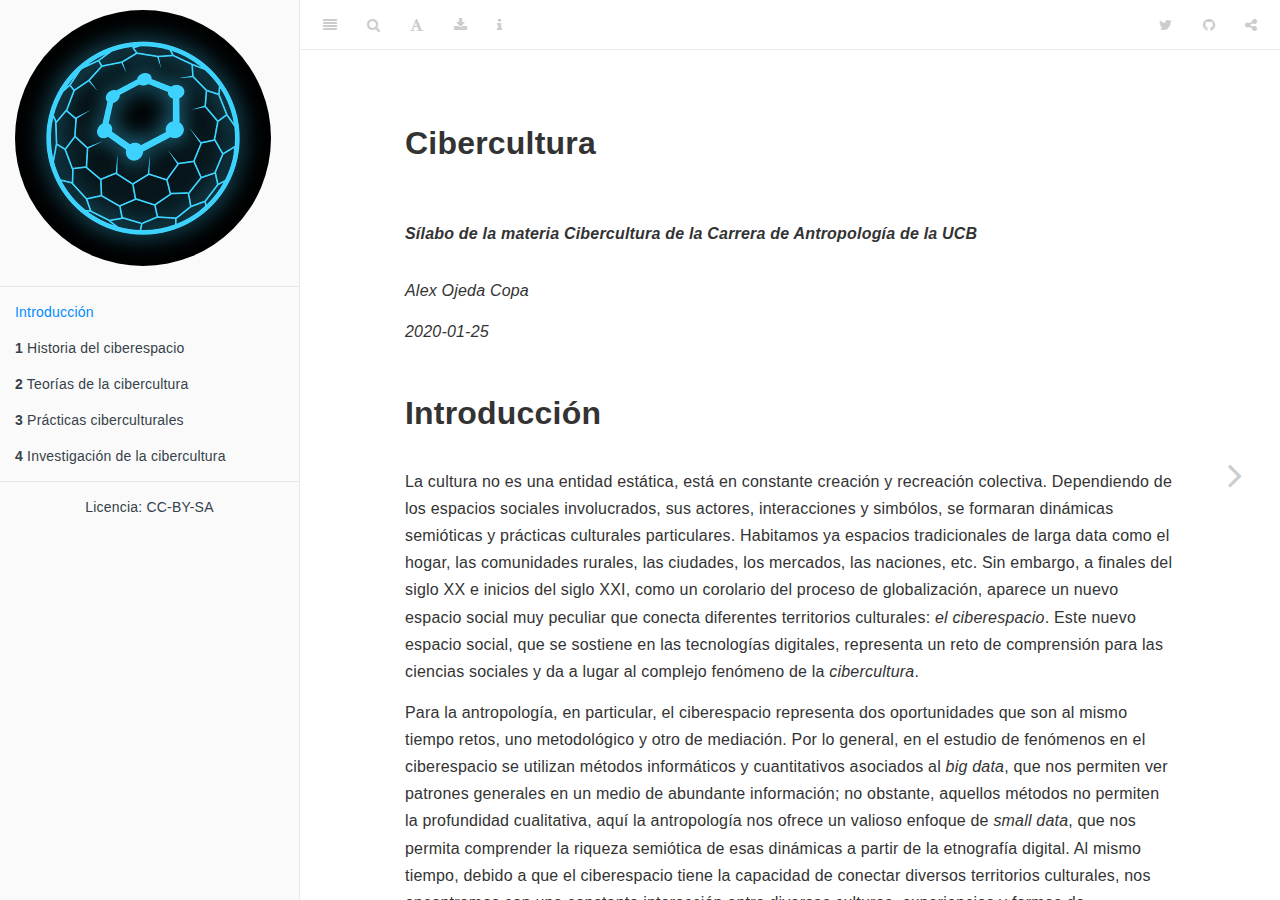
<file: docs/index.html>
<!DOCTYPE html>
<html xmlns="http://www.w3.org/1999/xhtml" lang="" xml:lang="">
<head>

  <meta charset="utf-8" />
  <meta http-equiv="X-UA-Compatible" content="IE=edge" />
  <title>Cibercultura</title>
  <meta name="description" content="Sílabo de la materia Cibercultura de la Carrera de Antropología de la UCB" />
  <meta name="generator" content="bookdown 0.14 and GitBook 2.6.7" />

  <meta property="og:title" content="Cibercultura" />
  <meta property="og:type" content="book" />
  
  <meta property="og:image" content="assets/logo.png" />
  <meta property="og:description" content="Sílabo de la materia Cibercultura de la Carrera de Antropología de la UCB" />
  <meta name="github-repo" content="alex-roc/Cibercultura" />

  <meta name="twitter:card" content="summary" />
  <meta name="twitter:title" content="Cibercultura" />
  <meta name="twitter:site" content="@alexrocz" />
  <meta name="twitter:description" content="Sílabo de la materia Cibercultura de la Carrera de Antropología de la UCB" />
  <meta name="twitter:image" content="assets/logo.png" />

<meta name="author" content="Alex Ojeda Copa" />


<meta name="date" content="2020-01-25" />

  <meta name="viewport" content="width=device-width, initial-scale=1" />
  <meta name="apple-mobile-web-app-capable" content="yes" />
  <meta name="apple-mobile-web-app-status-bar-style" content="black" />
  
  

<link rel="next" href="historia-del-ciberespacio.html"/>
<script src="libs/jquery-2.2.3/jquery.min.js"></script>
<link href="libs/gitbook-2.6.7/css/style.css" rel="stylesheet" />
<link href="libs/gitbook-2.6.7/css/plugin-table.css" rel="stylesheet" />
<link href="libs/gitbook-2.6.7/css/plugin-bookdown.css" rel="stylesheet" />
<link href="libs/gitbook-2.6.7/css/plugin-highlight.css" rel="stylesheet" />
<link href="libs/gitbook-2.6.7/css/plugin-search.css" rel="stylesheet" />
<link href="libs/gitbook-2.6.7/css/plugin-fontsettings.css" rel="stylesheet" />
<link href="libs/gitbook-2.6.7/css/plugin-clipboard.css" rel="stylesheet" />












<link rel="stylesheet" href="style.css" type="text/css" />
</head>

<body>



  <div class="book without-animation with-summary font-size-2 font-family-1" data-basepath=".">

    <div class="book-summary">
      <nav role="navigation">

<ul class="summary">
<li class="toc-logo"><a href="./"><img src="assets/logo.png" style="border-radius: 50%;" ></a></li>

<li class="divider"></li>
<li class="chapter" data-level="" data-path="index.html"><a href="index.html"><i class="fa fa-check"></i>Introducción</a></li>
<li class="chapter" data-level="1" data-path="historia-del-ciberespacio.html"><a href="historia-del-ciberespacio.html"><i class="fa fa-check"></i><b>1</b> Historia del ciberespacio</a><ul>
<li class="chapter" data-level="1.1" data-path="historia-del-ciberespacio.html"><a href="historia-del-ciberespacio.html#componentes-tecnológicos"><i class="fa fa-check"></i><b>1.1</b> Componentes tecnológicos</a></li>
<li class="chapter" data-level="1.2" data-path="historia-del-ciberespacio.html"><a href="historia-del-ciberespacio.html#componentes-culturales"><i class="fa fa-check"></i><b>1.2</b> Componentes culturales</a></li>
<li class="chapter" data-level="" data-path="historia-del-ciberespacio.html"><a href="historia-del-ciberespacio.html#bibliografía"><i class="fa fa-check"></i>Bibliografía</a></li>
</ul></li>
<li class="chapter" data-level="2" data-path="teorías-de-la-cibercultura.html"><a href="teorías-de-la-cibercultura.html"><i class="fa fa-check"></i><b>2</b> Teorías de la cibercultura</a><ul>
<li class="chapter" data-level="" data-path="teorías-de-la-cibercultura.html"><a href="teorías-de-la-cibercultura.html#bibliografía-1"><i class="fa fa-check"></i>Bibliografía</a></li>
</ul></li>
<li class="chapter" data-level="3" data-path="prácticas-ciberculturales.html"><a href="prácticas-ciberculturales.html"><i class="fa fa-check"></i><b>3</b> Prácticas ciberculturales</a><ul>
<li class="chapter" data-level="3.1" data-path="prácticas-ciberculturales.html"><a href="prácticas-ciberculturales.html#ciberindividuo"><i class="fa fa-check"></i><b>3.1</b> Ciberindividuo</a></li>
<li class="chapter" data-level="3.2" data-path="prácticas-ciberculturales.html"><a href="prácticas-ciberculturales.html#ciber-sociedad-civil"><i class="fa fa-check"></i><b>3.2</b> Ciber sociedad civil</a></li>
<li class="chapter" data-level="3.3" data-path="prácticas-ciberculturales.html"><a href="prácticas-ciberculturales.html#cibereconomía"><i class="fa fa-check"></i><b>3.3</b> Cibereconomía</a></li>
<li class="chapter" data-level="3.4" data-path="prácticas-ciberculturales.html"><a href="prácticas-ciberculturales.html#ciberpolítica"><i class="fa fa-check"></i><b>3.4</b> Ciberpolítica</a></li>
<li class="chapter" data-level="3.5" data-path="prácticas-ciberculturales.html"><a href="prácticas-ciberculturales.html#cibertecnología"><i class="fa fa-check"></i><b>3.5</b> Cibertecnología</a></li>
<li class="chapter" data-level="" data-path="prácticas-ciberculturales.html"><a href="prácticas-ciberculturales.html#bibliografía-2"><i class="fa fa-check"></i>Bibliografía</a></li>
</ul></li>
<li class="chapter" data-level="4" data-path="investigación-de-la-cibercultura.html"><a href="investigación-de-la-cibercultura.html"><i class="fa fa-check"></i><b>4</b> Investigación de la cibercultura</a><ul>
<li class="chapter" data-level="" data-path="investigación-de-la-cibercultura.html"><a href="investigación-de-la-cibercultura.html#bibliografía-3"><i class="fa fa-check"></i>Bibliografía</a></li>
</ul></li>
<li class="divider"></li>
<li><center>
  <a rel="license" href="./index.html#license">
    Licencia: CC-BY-SA<br>
    <i class = "fab fa-creative-commons fa-2x"></i>
    <i class = "fab fa-creative-commons-by fa-2x"></i>
    <i class = "fab fa-creative-commons-sa fa-2x"></i>
  </a>
</li></center>

</ul>

      </nav>
    </div>

    <div class="book-body">
      <div class="body-inner">
        <div class="book-header" role="navigation">
          <h1>
            <i class="fa fa-circle-o-notch fa-spin"></i><a href="./">Cibercultura</a>
          </h1>
        </div>

        <div class="page-wrapper" tabindex="-1" role="main">
          <div class="page-inner">

            <section class="normal" id="section-">
<div id="header">
<h1 class="title">Cibercultura</h1>
<h2 class="subtitle"><em>Sílabo de la materia Cibercultura de la Carrera de Antropología de la UCB</em></h2>
<p class="author"><em>Alex Ojeda Copa</em></p>
<p class="date"><em>2020-01-25</em></p>
</div>
<div id="introducción" class="section level1 unnumbered">
<h1>Introducción</h1>
<p>La cultura no es una entidad estática, está en constante creación y recreación colectiva. Dependiendo de los espacios sociales involucrados, sus actores, interacciones y simbólos, se formaran dinámicas semióticas y prácticas culturales particulares. Habitamos ya espacios tradicionales de larga data como el hogar, las comunidades rurales, las ciudades, los mercados, las naciones, etc. Sin embargo, a finales del siglo XX e inicios del siglo XXI, como un corolario del proceso de globalización, aparece un nuevo espacio social muy peculiar que conecta diferentes territorios culturales: <em>el ciberespacio</em>. Este nuevo espacio social, que se sostiene en las tecnologías digitales, representa un reto de comprensión para las ciencias sociales y da a lugar al complejo fenómeno de la <em>cibercultura</em>.</p>
<p>Para la antropología, en particular, el ciberespacio representa dos oportunidades que son al mismo tiempo retos, uno metodológico y otro de mediación. Por lo general, en el estudio de fenómenos en el ciberespacio se utilizan métodos informáticos y cuantitativos asociados al <em>big data</em>, que nos permiten ver patrones generales en un medio de abundante información; no obstante, aquellos métodos no permiten la profundidad cualitativa, aquí la antropología nos ofrece un valioso enfoque de <em>small data</em>, que nos permita comprender la riqueza semiótica de esas dinámicas a partir de la etnografía digital. Al mismo tiempo, debido a que el ciberespacio tiene la capacidad de conectar diversos territorios culturales, nos encontramos con una constante interacción entre diversas culturas, experiencias y formas de conocimiento que no siempre es armónica, por lo que aquí se necesita una gestión del conocimiento colectivo y hasta una mediación intercultural. Así, la presente materia abordará la cibercultura tanto como un novedoso objeto de investigación antropológica como también una oportunidad para la gestión del conocimiento, el aprendizaje colectivo y la mediacion intercultural.</p>

</div>
            </section>

          </div>
        </div>
      </div>

<a href="historia-del-ciberespacio.html" class="navigation navigation-next navigation-unique" aria-label="Next page"><i class="fa fa-angle-right"></i></a>
    </div>
  </div>
<script src="libs/gitbook-2.6.7/js/app.min.js"></script>
<script src="libs/gitbook-2.6.7/js/lunr.js"></script>
<script src="libs/gitbook-2.6.7/js/clipboard.min.js"></script>
<script src="libs/gitbook-2.6.7/js/plugin-search.js"></script>
<script src="libs/gitbook-2.6.7/js/plugin-sharing.js"></script>
<script src="libs/gitbook-2.6.7/js/plugin-fontsettings.js"></script>
<script src="libs/gitbook-2.6.7/js/plugin-bookdown.js"></script>
<script src="libs/gitbook-2.6.7/js/jquery.highlight.js"></script>
<script src="libs/gitbook-2.6.7/js/plugin-clipboard.js"></script>
<script>
gitbook.require(["gitbook"], function(gitbook) {
gitbook.start({
"sharing": {
"github": true,
"facebook": false,
"twitter": true,
"google": false,
"linkedin": false,
"weibo": false,
"instapaper": false,
"vk": false,
"all": ["facebook", "google", "twitter", "linkedin", "weibo", "instapaper"]
},
"fontsettings": {
"theme": "white",
"family": "sans",
"size": 2
},
"edit": {
"link": null,
"text": null
},
"history": {
"link": null,
"text": null
},
"download": ["Cibercultura.pdf", "Cibercultura.epub"],
"toc": {
"collapse": "section"
}
});
});
</script>

</body>

</html>
</file>
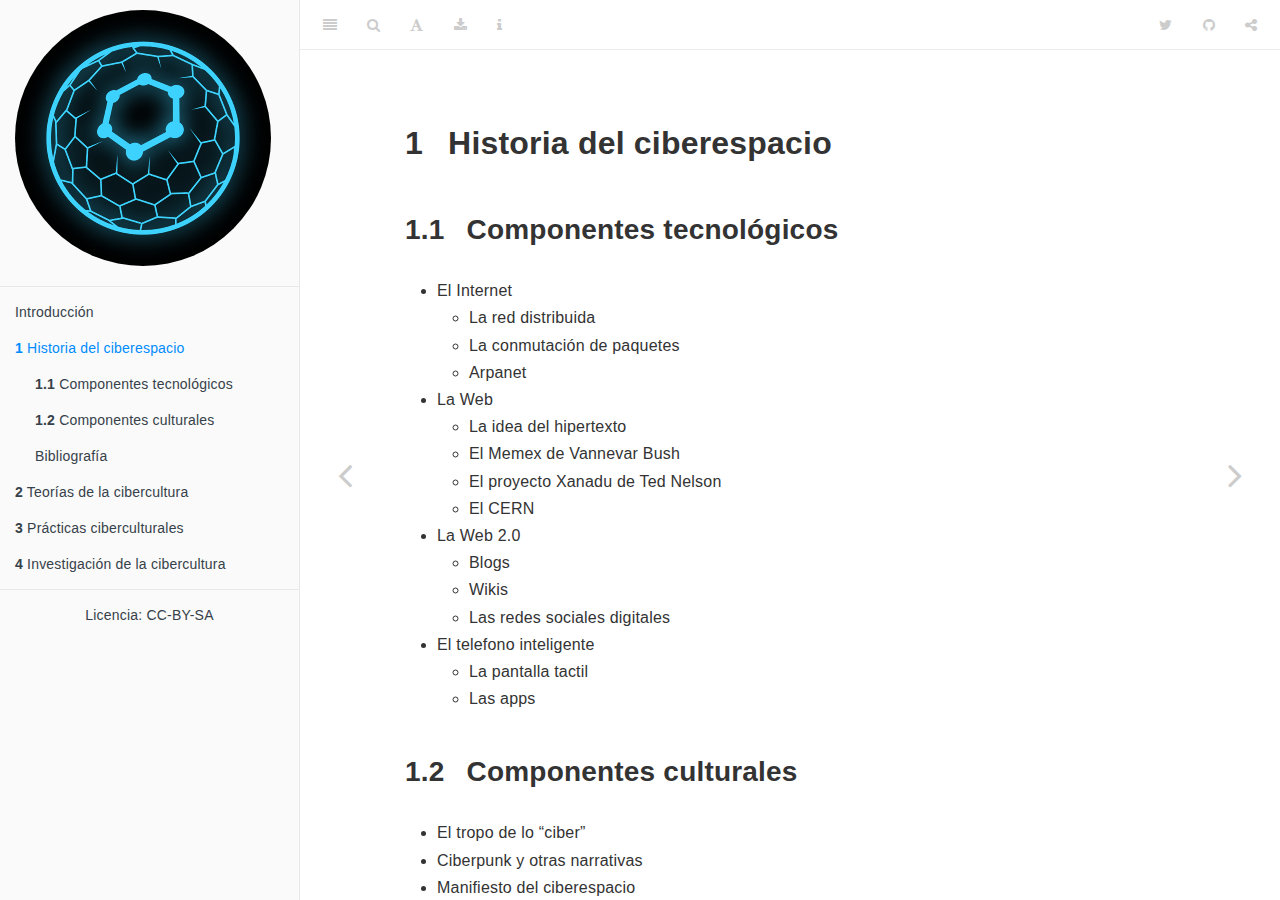
<file: docs/historia-del-ciberespacio.html>
<!DOCTYPE html>
<html xmlns="http://www.w3.org/1999/xhtml" lang="" xml:lang="">
<head>

  <meta charset="utf-8" />
  <meta http-equiv="X-UA-Compatible" content="IE=edge" />
  <title>1 Historia del ciberespacio | Cibercultura</title>
  <meta name="description" content="Sílabo de la materia Cibercultura de la Carrera de Antropología de la UCB" />
  <meta name="generator" content="bookdown 0.14 and GitBook 2.6.7" />

  <meta property="og:title" content="1 Historia del ciberespacio | Cibercultura" />
  <meta property="og:type" content="book" />
  
  <meta property="og:image" content="assets/logo.png" />
  <meta property="og:description" content="Sílabo de la materia Cibercultura de la Carrera de Antropología de la UCB" />
  <meta name="github-repo" content="alex-roc/Cibercultura" />

  <meta name="twitter:card" content="summary" />
  <meta name="twitter:title" content="1 Historia del ciberespacio | Cibercultura" />
  <meta name="twitter:site" content="@alexrocz" />
  <meta name="twitter:description" content="Sílabo de la materia Cibercultura de la Carrera de Antropología de la UCB" />
  <meta name="twitter:image" content="assets/logo.png" />

<meta name="author" content="Alex Ojeda Copa" />


<meta name="date" content="2020-01-25" />

  <meta name="viewport" content="width=device-width, initial-scale=1" />
  <meta name="apple-mobile-web-app-capable" content="yes" />
  <meta name="apple-mobile-web-app-status-bar-style" content="black" />
  
  
<link rel="prev" href="index.html"/>
<link rel="next" href="teorías-de-la-cibercultura.html"/>
<script src="libs/jquery-2.2.3/jquery.min.js"></script>
<link href="libs/gitbook-2.6.7/css/style.css" rel="stylesheet" />
<link href="libs/gitbook-2.6.7/css/plugin-table.css" rel="stylesheet" />
<link href="libs/gitbook-2.6.7/css/plugin-bookdown.css" rel="stylesheet" />
<link href="libs/gitbook-2.6.7/css/plugin-highlight.css" rel="stylesheet" />
<link href="libs/gitbook-2.6.7/css/plugin-search.css" rel="stylesheet" />
<link href="libs/gitbook-2.6.7/css/plugin-fontsettings.css" rel="stylesheet" />
<link href="libs/gitbook-2.6.7/css/plugin-clipboard.css" rel="stylesheet" />












<link rel="stylesheet" href="style.css" type="text/css" />
</head>

<body>



  <div class="book without-animation with-summary font-size-2 font-family-1" data-basepath=".">

    <div class="book-summary">
      <nav role="navigation">

<ul class="summary">
<li class="toc-logo"><a href="./"><img src="assets/logo.png" style="border-radius: 50%;" ></a></li>

<li class="divider"></li>
<li class="chapter" data-level="" data-path="index.html"><a href="index.html"><i class="fa fa-check"></i>Introducción</a></li>
<li class="chapter" data-level="1" data-path="historia-del-ciberespacio.html"><a href="historia-del-ciberespacio.html"><i class="fa fa-check"></i><b>1</b> Historia del ciberespacio</a><ul>
<li class="chapter" data-level="1.1" data-path="historia-del-ciberespacio.html"><a href="historia-del-ciberespacio.html#componentes-tecnológicos"><i class="fa fa-check"></i><b>1.1</b> Componentes tecnológicos</a></li>
<li class="chapter" data-level="1.2" data-path="historia-del-ciberespacio.html"><a href="historia-del-ciberespacio.html#componentes-culturales"><i class="fa fa-check"></i><b>1.2</b> Componentes culturales</a></li>
<li class="chapter" data-level="" data-path="historia-del-ciberespacio.html"><a href="historia-del-ciberespacio.html#bibliografía"><i class="fa fa-check"></i>Bibliografía</a></li>
</ul></li>
<li class="chapter" data-level="2" data-path="teorías-de-la-cibercultura.html"><a href="teorías-de-la-cibercultura.html"><i class="fa fa-check"></i><b>2</b> Teorías de la cibercultura</a><ul>
<li class="chapter" data-level="" data-path="teorías-de-la-cibercultura.html"><a href="teorías-de-la-cibercultura.html#bibliografía-1"><i class="fa fa-check"></i>Bibliografía</a></li>
</ul></li>
<li class="chapter" data-level="3" data-path="prácticas-ciberculturales.html"><a href="prácticas-ciberculturales.html"><i class="fa fa-check"></i><b>3</b> Prácticas ciberculturales</a><ul>
<li class="chapter" data-level="3.1" data-path="prácticas-ciberculturales.html"><a href="prácticas-ciberculturales.html#ciberindividuo"><i class="fa fa-check"></i><b>3.1</b> Ciberindividuo</a></li>
<li class="chapter" data-level="3.2" data-path="prácticas-ciberculturales.html"><a href="prácticas-ciberculturales.html#ciber-sociedad-civil"><i class="fa fa-check"></i><b>3.2</b> Ciber sociedad civil</a></li>
<li class="chapter" data-level="3.3" data-path="prácticas-ciberculturales.html"><a href="prácticas-ciberculturales.html#cibereconomía"><i class="fa fa-check"></i><b>3.3</b> Cibereconomía</a></li>
<li class="chapter" data-level="3.4" data-path="prácticas-ciberculturales.html"><a href="prácticas-ciberculturales.html#ciberpolítica"><i class="fa fa-check"></i><b>3.4</b> Ciberpolítica</a></li>
<li class="chapter" data-level="3.5" data-path="prácticas-ciberculturales.html"><a href="prácticas-ciberculturales.html#cibertecnología"><i class="fa fa-check"></i><b>3.5</b> Cibertecnología</a></li>
<li class="chapter" data-level="" data-path="prácticas-ciberculturales.html"><a href="prácticas-ciberculturales.html#bibliografía-2"><i class="fa fa-check"></i>Bibliografía</a></li>
</ul></li>
<li class="chapter" data-level="4" data-path="investigación-de-la-cibercultura.html"><a href="investigación-de-la-cibercultura.html"><i class="fa fa-check"></i><b>4</b> Investigación de la cibercultura</a><ul>
<li class="chapter" data-level="" data-path="investigación-de-la-cibercultura.html"><a href="investigación-de-la-cibercultura.html#bibliografía-3"><i class="fa fa-check"></i>Bibliografía</a></li>
</ul></li>
<li class="divider"></li>
<li><center>
  <a rel="license" href="./index.html#license">
    Licencia: CC-BY-SA<br>
    <i class = "fab fa-creative-commons fa-2x"></i>
    <i class = "fab fa-creative-commons-by fa-2x"></i>
    <i class = "fab fa-creative-commons-sa fa-2x"></i>
  </a>
</li></center>

</ul>

      </nav>
    </div>

    <div class="book-body">
      <div class="body-inner">
        <div class="book-header" role="navigation">
          <h1>
            <i class="fa fa-circle-o-notch fa-spin"></i><a href="./">Cibercultura</a>
          </h1>
        </div>

        <div class="page-wrapper" tabindex="-1" role="main">
          <div class="page-inner">

            <section class="normal" id="section-">
<div id="historia-del-ciberespacio" class="section level1">
<h1><span class="header-section-number">1</span> Historia del ciberespacio</h1>
<div id="componentes-tecnológicos" class="section level2">
<h2><span class="header-section-number">1.1</span> Componentes tecnológicos</h2>
<ul>
<li>El Internet
<ul>
<li>La red distribuida</li>
<li>La conmutación de paquetes</li>
<li>Arpanet<br />
</li>
</ul></li>
<li>La Web
<ul>
<li>La idea del hipertexto<br />
</li>
<li>El Memex de Vannevar Bush</li>
<li>El proyecto Xanadu de Ted Nelson<br />
</li>
<li>El CERN<br />
</li>
</ul></li>
<li>La Web 2.0
<ul>
<li>Blogs</li>
<li>Wikis</li>
<li>Las redes sociales digitales<br />
</li>
</ul></li>
<li>El telefono inteligente
<ul>
<li>La pantalla tactil</li>
<li>Las apps</li>
</ul></li>
</ul>
</div>
<div id="componentes-culturales" class="section level2">
<h2><span class="header-section-number">1.2</span> Componentes culturales</h2>
<ul>
<li>El tropo de lo “ciber”</li>
<li>Ciberpunk y otras narrativas</li>
<li>Manifiesto del ciberespacio</li>
<li>Comunidades virtuales</li>
<li>Identidades virtuales</li>
<li>Cibercultura como contracultura</li>
</ul>
</div>
<div id="bibliografía" class="section level2 unnumbered">
<h2>Bibliografía</h2>
<ul>
<li>Barlow, J. (1996). Declaración de independencia del ciberespacio. Periferica, 10, 241–242. <a href="https://doi.org/10.25267/Periferica.2009.i10.22" class="uri">https://doi.org/10.25267/Periferica.2009.i10.22</a></li>
<li>Castells, M. (2001). La galaxia internet. Madrid: Areté.</li>
<li>Castells, M., Fernández-Ardèvol, M., &amp; Linchuan Qiu, J. (2007). Comunicación móvil y sociedad. Barcelona: Ariel y Fundación Telefónica.</li>
<li>ISOC. (1997). Breve historia de internet. Internet Society. <a href="https://www.internetsociety.org//es/internet/history-internet/brief-history-internet/" class="uri">https://www.internetsociety.org//es/internet/history-internet/brief-history-internet/</a></li>
<li>Rheingold, H. (1993). The virtual community: Homesteading on the electronic frontier. Addison-Wesley.</li>
<li>Turkle, S. (1997). La vida en la pantalla: La construcción de la identidad en la era de Internet.</li>
<li>Turner, F. (2006). From counterculture to cyberculture. University of Chicago Press.</li>
</ul>

</div>
</div>
            </section>

          </div>
        </div>
      </div>
<a href="index.html" class="navigation navigation-prev " aria-label="Previous page"><i class="fa fa-angle-left"></i></a>
<a href="teorías-de-la-cibercultura.html" class="navigation navigation-next " aria-label="Next page"><i class="fa fa-angle-right"></i></a>
    </div>
  </div>
<script src="libs/gitbook-2.6.7/js/app.min.js"></script>
<script src="libs/gitbook-2.6.7/js/lunr.js"></script>
<script src="libs/gitbook-2.6.7/js/clipboard.min.js"></script>
<script src="libs/gitbook-2.6.7/js/plugin-search.js"></script>
<script src="libs/gitbook-2.6.7/js/plugin-sharing.js"></script>
<script src="libs/gitbook-2.6.7/js/plugin-fontsettings.js"></script>
<script src="libs/gitbook-2.6.7/js/plugin-bookdown.js"></script>
<script src="libs/gitbook-2.6.7/js/jquery.highlight.js"></script>
<script src="libs/gitbook-2.6.7/js/plugin-clipboard.js"></script>
<script>
gitbook.require(["gitbook"], function(gitbook) {
gitbook.start({
"sharing": {
"github": true,
"facebook": false,
"twitter": true,
"google": false,
"linkedin": false,
"weibo": false,
"instapaper": false,
"vk": false,
"all": ["facebook", "google", "twitter", "linkedin", "weibo", "instapaper"]
},
"fontsettings": {
"theme": "white",
"family": "sans",
"size": 2
},
"edit": {
"link": null,
"text": null
},
"history": {
"link": null,
"text": null
},
"download": ["Cibercultura.pdf", "Cibercultura.epub"],
"toc": {
"collapse": "section"
}
});
});
</script>

</body>

</html>
</file>
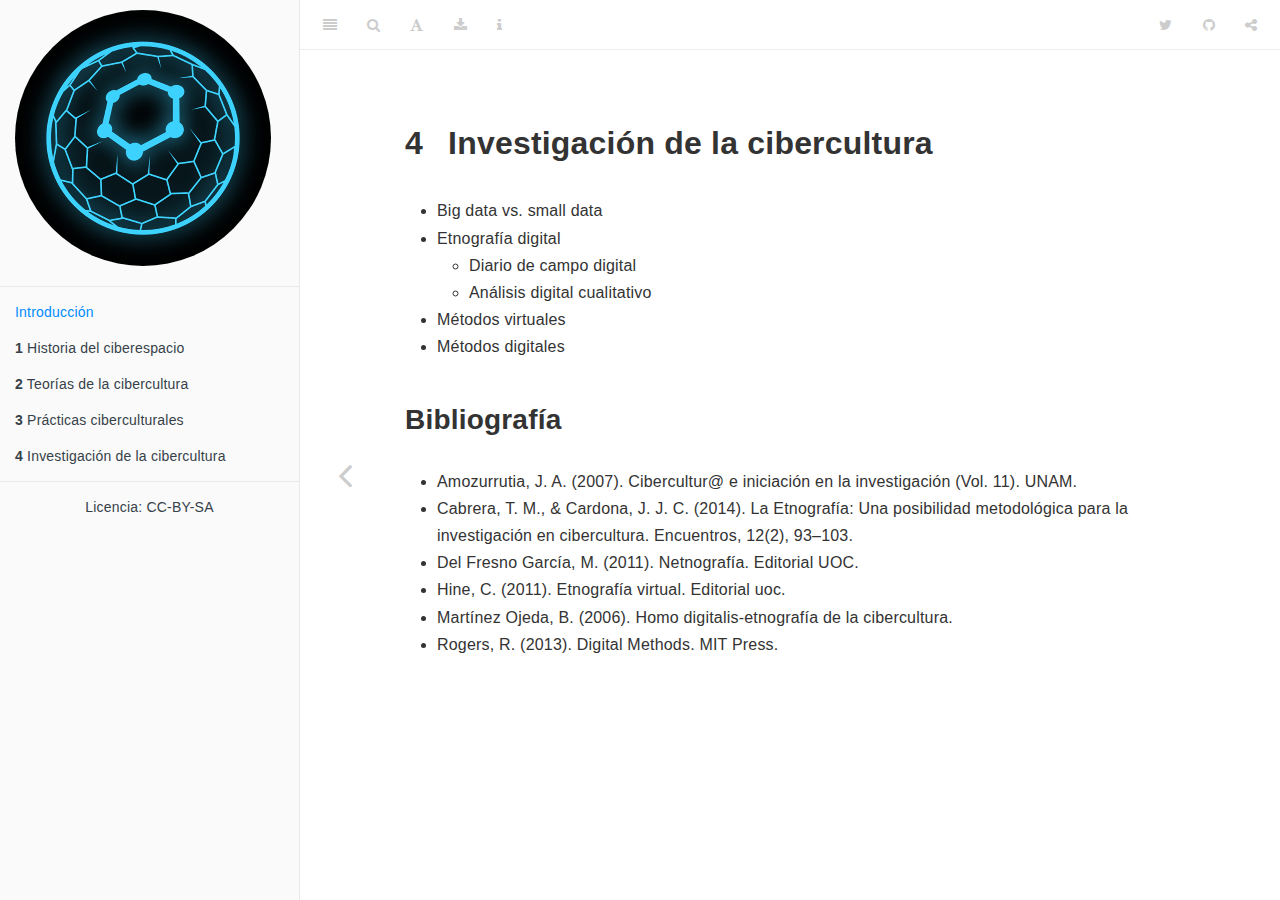
<file: docs/investigación-de-la-cibercultura.html>
<!DOCTYPE html>
<html xmlns="http://www.w3.org/1999/xhtml" lang="" xml:lang="">
<head>

  <meta charset="utf-8" />
  <meta http-equiv="X-UA-Compatible" content="IE=edge" />
  <title>4 Investigación de la cibercultura | Cibercultura</title>
  <meta name="description" content="Sílabo de la materia Cibercultura de la Carrera de Antropología de la UCB" />
  <meta name="generator" content="bookdown 0.14 and GitBook 2.6.7" />

  <meta property="og:title" content="4 Investigación de la cibercultura | Cibercultura" />
  <meta property="og:type" content="book" />
  
  <meta property="og:image" content="assets/logo.png" />
  <meta property="og:description" content="Sílabo de la materia Cibercultura de la Carrera de Antropología de la UCB" />
  <meta name="github-repo" content="alex-roc/Cibercultura" />

  <meta name="twitter:card" content="summary" />
  <meta name="twitter:title" content="4 Investigación de la cibercultura | Cibercultura" />
  <meta name="twitter:site" content="@alexrocz" />
  <meta name="twitter:description" content="Sílabo de la materia Cibercultura de la Carrera de Antropología de la UCB" />
  <meta name="twitter:image" content="assets/logo.png" />

<meta name="author" content="Alex Ojeda Copa" />


<meta name="date" content="2020-01-25" />

  <meta name="viewport" content="width=device-width, initial-scale=1" />
  <meta name="apple-mobile-web-app-capable" content="yes" />
  <meta name="apple-mobile-web-app-status-bar-style" content="black" />
  
  
<link rel="prev" href="prácticas-ciberculturales.html"/>

<script src="libs/jquery-2.2.3/jquery.min.js"></script>
<link href="libs/gitbook-2.6.7/css/style.css" rel="stylesheet" />
<link href="libs/gitbook-2.6.7/css/plugin-table.css" rel="stylesheet" />
<link href="libs/gitbook-2.6.7/css/plugin-bookdown.css" rel="stylesheet" />
<link href="libs/gitbook-2.6.7/css/plugin-highlight.css" rel="stylesheet" />
<link href="libs/gitbook-2.6.7/css/plugin-search.css" rel="stylesheet" />
<link href="libs/gitbook-2.6.7/css/plugin-fontsettings.css" rel="stylesheet" />
<link href="libs/gitbook-2.6.7/css/plugin-clipboard.css" rel="stylesheet" />












<link rel="stylesheet" href="style.css" type="text/css" />
</head>

<body>



  <div class="book without-animation with-summary font-size-2 font-family-1" data-basepath=".">

    <div class="book-summary">
      <nav role="navigation">

<ul class="summary">
<li class="toc-logo"><a href="./"><img src="assets/logo.png" style="border-radius: 50%;" ></a></li>

<li class="divider"></li>
<li class="chapter" data-level="" data-path="index.html"><a href="index.html"><i class="fa fa-check"></i>Introducción</a></li>
<li class="chapter" data-level="1" data-path="historia-del-ciberespacio.html"><a href="historia-del-ciberespacio.html"><i class="fa fa-check"></i><b>1</b> Historia del ciberespacio</a><ul>
<li class="chapter" data-level="1.1" data-path="historia-del-ciberespacio.html"><a href="historia-del-ciberespacio.html#componentes-tecnológicos"><i class="fa fa-check"></i><b>1.1</b> Componentes tecnológicos</a></li>
<li class="chapter" data-level="1.2" data-path="historia-del-ciberespacio.html"><a href="historia-del-ciberespacio.html#componentes-culturales"><i class="fa fa-check"></i><b>1.2</b> Componentes culturales</a></li>
<li class="chapter" data-level="" data-path="historia-del-ciberespacio.html"><a href="historia-del-ciberespacio.html#bibliografía"><i class="fa fa-check"></i>Bibliografía</a></li>
</ul></li>
<li class="chapter" data-level="2" data-path="teorías-de-la-cibercultura.html"><a href="teorías-de-la-cibercultura.html"><i class="fa fa-check"></i><b>2</b> Teorías de la cibercultura</a><ul>
<li class="chapter" data-level="" data-path="teorías-de-la-cibercultura.html"><a href="teorías-de-la-cibercultura.html#bibliografía-1"><i class="fa fa-check"></i>Bibliografía</a></li>
</ul></li>
<li class="chapter" data-level="3" data-path="prácticas-ciberculturales.html"><a href="prácticas-ciberculturales.html"><i class="fa fa-check"></i><b>3</b> Prácticas ciberculturales</a><ul>
<li class="chapter" data-level="3.1" data-path="prácticas-ciberculturales.html"><a href="prácticas-ciberculturales.html#ciberindividuo"><i class="fa fa-check"></i><b>3.1</b> Ciberindividuo</a></li>
<li class="chapter" data-level="3.2" data-path="prácticas-ciberculturales.html"><a href="prácticas-ciberculturales.html#ciber-sociedad-civil"><i class="fa fa-check"></i><b>3.2</b> Ciber sociedad civil</a></li>
<li class="chapter" data-level="3.3" data-path="prácticas-ciberculturales.html"><a href="prácticas-ciberculturales.html#cibereconomía"><i class="fa fa-check"></i><b>3.3</b> Cibereconomía</a></li>
<li class="chapter" data-level="3.4" data-path="prácticas-ciberculturales.html"><a href="prácticas-ciberculturales.html#ciberpolítica"><i class="fa fa-check"></i><b>3.4</b> Ciberpolítica</a></li>
<li class="chapter" data-level="3.5" data-path="prácticas-ciberculturales.html"><a href="prácticas-ciberculturales.html#cibertecnología"><i class="fa fa-check"></i><b>3.5</b> Cibertecnología</a></li>
<li class="chapter" data-level="" data-path="prácticas-ciberculturales.html"><a href="prácticas-ciberculturales.html#bibliografía-2"><i class="fa fa-check"></i>Bibliografía</a></li>
</ul></li>
<li class="chapter" data-level="4" data-path="investigación-de-la-cibercultura.html"><a href="investigación-de-la-cibercultura.html"><i class="fa fa-check"></i><b>4</b> Investigación de la cibercultura</a><ul>
<li class="chapter" data-level="" data-path="investigación-de-la-cibercultura.html"><a href="investigación-de-la-cibercultura.html#bibliografía-3"><i class="fa fa-check"></i>Bibliografía</a></li>
</ul></li>
<li class="divider"></li>
<li><center>
  <a rel="license" href="./index.html#license">
    Licencia: CC-BY-SA<br>
    <i class = "fab fa-creative-commons fa-2x"></i>
    <i class = "fab fa-creative-commons-by fa-2x"></i>
    <i class = "fab fa-creative-commons-sa fa-2x"></i>
  </a>
</li></center>

</ul>

      </nav>
    </div>

    <div class="book-body">
      <div class="body-inner">
        <div class="book-header" role="navigation">
          <h1>
            <i class="fa fa-circle-o-notch fa-spin"></i><a href="./">Cibercultura</a>
          </h1>
        </div>

        <div class="page-wrapper" tabindex="-1" role="main">
          <div class="page-inner">

            <section class="normal" id="section-">
<div id="investigación-de-la-cibercultura" class="section level1">
<h1><span class="header-section-number">4</span> Investigación de la cibercultura</h1>
<ul>
<li>Big data vs. small data</li>
<li>Etnografía digital
<ul>
<li>Diario de campo digital</li>
<li>Análisis digital cualitativo</li>
</ul></li>
<li>Métodos virtuales</li>
<li>Métodos digitales</li>
</ul>
<div id="bibliografía-3" class="section level2 unnumbered">
<h2>Bibliografía</h2>
<ul>
<li>Amozurrutia, J. A. (2007). Cibercultur@ e iniciación en la investigación (Vol. 11). UNAM.</li>
<li>Cabrera, T. M., &amp; Cardona, J. J. C. (2014). La Etnografía: Una posibilidad metodológica para la investigación en cibercultura. Encuentros, 12(2), 93–103.</li>
<li>Del Fresno García, M. (2011). Netnografía. Editorial UOC.</li>
<li>Hine, C. (2011). Etnografía virtual. Editorial uoc.</li>
<li>Martínez Ojeda, B. (2006). Homo digitalis-etnografía de la cibercultura.</li>
<li>Rogers, R. (2013). Digital Methods. MIT Press.</li>
</ul>

</div>
</div>
            </section>

          </div>
        </div>
      </div>
<a href="prácticas-ciberculturales.html" class="navigation navigation-prev navigation-unique" aria-label="Previous page"><i class="fa fa-angle-left"></i></a>

    </div>
  </div>
<script src="libs/gitbook-2.6.7/js/app.min.js"></script>
<script src="libs/gitbook-2.6.7/js/lunr.js"></script>
<script src="libs/gitbook-2.6.7/js/clipboard.min.js"></script>
<script src="libs/gitbook-2.6.7/js/plugin-search.js"></script>
<script src="libs/gitbook-2.6.7/js/plugin-sharing.js"></script>
<script src="libs/gitbook-2.6.7/js/plugin-fontsettings.js"></script>
<script src="libs/gitbook-2.6.7/js/plugin-bookdown.js"></script>
<script src="libs/gitbook-2.6.7/js/jquery.highlight.js"></script>
<script src="libs/gitbook-2.6.7/js/plugin-clipboard.js"></script>
<script>
gitbook.require(["gitbook"], function(gitbook) {
gitbook.start({
"sharing": {
"github": true,
"facebook": false,
"twitter": true,
"google": false,
"linkedin": false,
"weibo": false,
"instapaper": false,
"vk": false,
"all": ["facebook", "google", "twitter", "linkedin", "weibo", "instapaper"]
},
"fontsettings": {
"theme": "white",
"family": "sans",
"size": 2
},
"edit": {
"link": null,
"text": null
},
"history": {
"link": null,
"text": null
},
"download": ["Cibercultura.pdf", "Cibercultura.epub"],
"toc": {
"collapse": "section"
}
});
});
</script>

</body>

</html>
</file>
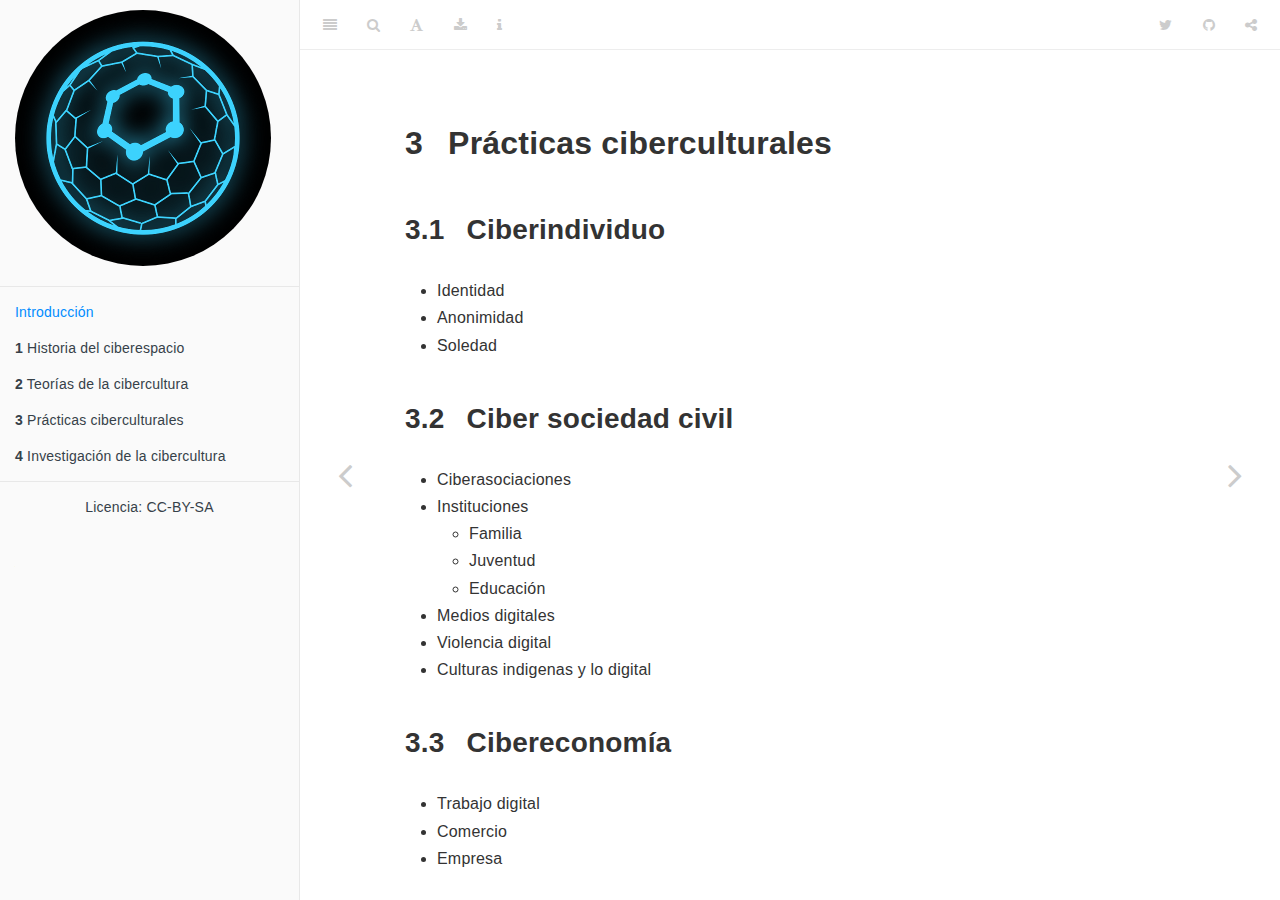
<file: docs/prácticas-ciberculturales.html>
<!DOCTYPE html>
<html xmlns="http://www.w3.org/1999/xhtml" lang="" xml:lang="">
<head>

  <meta charset="utf-8" />
  <meta http-equiv="X-UA-Compatible" content="IE=edge" />
  <title>3 Prácticas ciberculturales | Cibercultura</title>
  <meta name="description" content="Sílabo de la materia Cibercultura de la Carrera de Antropología de la UCB" />
  <meta name="generator" content="bookdown 0.14 and GitBook 2.6.7" />

  <meta property="og:title" content="3 Prácticas ciberculturales | Cibercultura" />
  <meta property="og:type" content="book" />
  
  <meta property="og:image" content="assets/logo.png" />
  <meta property="og:description" content="Sílabo de la materia Cibercultura de la Carrera de Antropología de la UCB" />
  <meta name="github-repo" content="alex-roc/Cibercultura" />

  <meta name="twitter:card" content="summary" />
  <meta name="twitter:title" content="3 Prácticas ciberculturales | Cibercultura" />
  <meta name="twitter:site" content="@alexrocz" />
  <meta name="twitter:description" content="Sílabo de la materia Cibercultura de la Carrera de Antropología de la UCB" />
  <meta name="twitter:image" content="assets/logo.png" />

<meta name="author" content="Alex Ojeda Copa" />


<meta name="date" content="2020-01-25" />

  <meta name="viewport" content="width=device-width, initial-scale=1" />
  <meta name="apple-mobile-web-app-capable" content="yes" />
  <meta name="apple-mobile-web-app-status-bar-style" content="black" />
  
  
<link rel="prev" href="teorías-de-la-cibercultura.html"/>
<link rel="next" href="investigación-de-la-cibercultura.html"/>
<script src="libs/jquery-2.2.3/jquery.min.js"></script>
<link href="libs/gitbook-2.6.7/css/style.css" rel="stylesheet" />
<link href="libs/gitbook-2.6.7/css/plugin-table.css" rel="stylesheet" />
<link href="libs/gitbook-2.6.7/css/plugin-bookdown.css" rel="stylesheet" />
<link href="libs/gitbook-2.6.7/css/plugin-highlight.css" rel="stylesheet" />
<link href="libs/gitbook-2.6.7/css/plugin-search.css" rel="stylesheet" />
<link href="libs/gitbook-2.6.7/css/plugin-fontsettings.css" rel="stylesheet" />
<link href="libs/gitbook-2.6.7/css/plugin-clipboard.css" rel="stylesheet" />












<link rel="stylesheet" href="style.css" type="text/css" />
</head>

<body>



  <div class="book without-animation with-summary font-size-2 font-family-1" data-basepath=".">

    <div class="book-summary">
      <nav role="navigation">

<ul class="summary">
<li class="toc-logo"><a href="./"><img src="assets/logo.png" style="border-radius: 50%;" ></a></li>

<li class="divider"></li>
<li class="chapter" data-level="" data-path="index.html"><a href="index.html"><i class="fa fa-check"></i>Introducción</a></li>
<li class="chapter" data-level="1" data-path="historia-del-ciberespacio.html"><a href="historia-del-ciberespacio.html"><i class="fa fa-check"></i><b>1</b> Historia del ciberespacio</a><ul>
<li class="chapter" data-level="1.1" data-path="historia-del-ciberespacio.html"><a href="historia-del-ciberespacio.html#componentes-tecnológicos"><i class="fa fa-check"></i><b>1.1</b> Componentes tecnológicos</a></li>
<li class="chapter" data-level="1.2" data-path="historia-del-ciberespacio.html"><a href="historia-del-ciberespacio.html#componentes-culturales"><i class="fa fa-check"></i><b>1.2</b> Componentes culturales</a></li>
<li class="chapter" data-level="" data-path="historia-del-ciberespacio.html"><a href="historia-del-ciberespacio.html#bibliografía"><i class="fa fa-check"></i>Bibliografía</a></li>
</ul></li>
<li class="chapter" data-level="2" data-path="teorías-de-la-cibercultura.html"><a href="teorías-de-la-cibercultura.html"><i class="fa fa-check"></i><b>2</b> Teorías de la cibercultura</a><ul>
<li class="chapter" data-level="" data-path="teorías-de-la-cibercultura.html"><a href="teorías-de-la-cibercultura.html#bibliografía-1"><i class="fa fa-check"></i>Bibliografía</a></li>
</ul></li>
<li class="chapter" data-level="3" data-path="prácticas-ciberculturales.html"><a href="prácticas-ciberculturales.html"><i class="fa fa-check"></i><b>3</b> Prácticas ciberculturales</a><ul>
<li class="chapter" data-level="3.1" data-path="prácticas-ciberculturales.html"><a href="prácticas-ciberculturales.html#ciberindividuo"><i class="fa fa-check"></i><b>3.1</b> Ciberindividuo</a></li>
<li class="chapter" data-level="3.2" data-path="prácticas-ciberculturales.html"><a href="prácticas-ciberculturales.html#ciber-sociedad-civil"><i class="fa fa-check"></i><b>3.2</b> Ciber sociedad civil</a></li>
<li class="chapter" data-level="3.3" data-path="prácticas-ciberculturales.html"><a href="prácticas-ciberculturales.html#cibereconomía"><i class="fa fa-check"></i><b>3.3</b> Cibereconomía</a></li>
<li class="chapter" data-level="3.4" data-path="prácticas-ciberculturales.html"><a href="prácticas-ciberculturales.html#ciberpolítica"><i class="fa fa-check"></i><b>3.4</b> Ciberpolítica</a></li>
<li class="chapter" data-level="3.5" data-path="prácticas-ciberculturales.html"><a href="prácticas-ciberculturales.html#cibertecnología"><i class="fa fa-check"></i><b>3.5</b> Cibertecnología</a></li>
<li class="chapter" data-level="" data-path="prácticas-ciberculturales.html"><a href="prácticas-ciberculturales.html#bibliografía-2"><i class="fa fa-check"></i>Bibliografía</a></li>
</ul></li>
<li class="chapter" data-level="4" data-path="investigación-de-la-cibercultura.html"><a href="investigación-de-la-cibercultura.html"><i class="fa fa-check"></i><b>4</b> Investigación de la cibercultura</a><ul>
<li class="chapter" data-level="" data-path="investigación-de-la-cibercultura.html"><a href="investigación-de-la-cibercultura.html#bibliografía-3"><i class="fa fa-check"></i>Bibliografía</a></li>
</ul></li>
<li class="divider"></li>
<li><center>
  <a rel="license" href="./index.html#license">
    Licencia: CC-BY-SA<br>
    <i class = "fab fa-creative-commons fa-2x"></i>
    <i class = "fab fa-creative-commons-by fa-2x"></i>
    <i class = "fab fa-creative-commons-sa fa-2x"></i>
  </a>
</li></center>

</ul>

      </nav>
    </div>

    <div class="book-body">
      <div class="body-inner">
        <div class="book-header" role="navigation">
          <h1>
            <i class="fa fa-circle-o-notch fa-spin"></i><a href="./">Cibercultura</a>
          </h1>
        </div>

        <div class="page-wrapper" tabindex="-1" role="main">
          <div class="page-inner">

            <section class="normal" id="section-">
<div id="prácticas-ciberculturales" class="section level1">
<h1><span class="header-section-number">3</span> Prácticas ciberculturales</h1>
<div id="ciberindividuo" class="section level2">
<h2><span class="header-section-number">3.1</span> Ciberindividuo</h2>
<ul>
<li>Identidad</li>
<li>Anonimidad</li>
<li>Soledad</li>
</ul>
</div>
<div id="ciber-sociedad-civil" class="section level2">
<h2><span class="header-section-number">3.2</span> Ciber sociedad civil</h2>
<ul>
<li>Ciberasociaciones</li>
<li>Instituciones
<ul>
<li>Familia</li>
<li>Juventud</li>
<li>Educación</li>
</ul></li>
<li>Medios digitales</li>
<li>Violencia digital</li>
<li>Culturas indigenas y lo digital</li>
</ul>
</div>
<div id="cibereconomía" class="section level2">
<h2><span class="header-section-number">3.3</span> Cibereconomía</h2>
<ul>
<li>Trabajo digital</li>
<li>Comercio</li>
<li>Empresa</li>
</ul>
</div>
<div id="ciberpolítica" class="section level2">
<h2><span class="header-section-number">3.4</span> Ciberpolítica</h2>
<ul>
<li>Ciudadanía digital</li>
<li>Regulación estatal</li>
<li>Libertad de expresión</li>
<li>Vigilancia</li>
<li>Movimientos sociales en red</li>
<li>Ciberactivismo</li>
<li>Ciberfeminismo</li>
<li>Hacktivismo</li>
<li>Gobierno electrónico y abierto</li>
</ul>
</div>
<div id="cibertecnología" class="section level2">
<h2><span class="header-section-number">3.5</span> Cibertecnología</h2>
<ul>
<li>Realidad virtual</li>
<li>Inteligencia artificial</li>
<li>Videojuegos</li>
</ul>
</div>
<div id="bibliografía-2" class="section level2 unnumbered">
<h2>Bibliografía</h2>
<ul>
<li>Cáceres, J. G. (1997). Comunidad virtual y cibercultura: El caso del EZLN en México. Estudios sobre las culturas contemporáneas, 3(5), 9–28.</li>
<li>Cáceres, J. G. (1998). Cibercultura, ciberciudad, cibersociedad hacia la construcción de mundos posibles en nuevas metáforas conceptuales. Estudios sobre las culturas contemporáneas, 4(7), 9–23.</li>
<li>Castells, M. (2009). Comunicación y poder (1. ed). Alianza.</li>
<li>Castells, M. (2012). Redes de indignación y esperanza: Los movimientos sociales en la era de internet. Alianza.</li>
<li>De Ugarte, D. (2007). El poder de las redes. David de Ugarte.</li>
<li>Dyson, L. E., Grant, S., &amp; Hendriks, M. (2015). Indigenous people and mobile technologies. Routledge.</li>
<li>Feixa, C. (2000). Generación@ la juventud en la era digital. Nómadas (Col), 13, 75–91.</li>
<li>González, G. M. (2010). De las culturas juveniles a las ciberculturas del siglo XXI. Revista Educación y ciudad, 18, 19–32.</li>
<li>Horst, H. A., &amp; Miller, D. (Eds.). (2012). Digital anthropology (English ed). Berg.</li>
<li>Jenkins, H. (2008). Convergence culture: La cultura de la convergencia de los medios de comunicación. Paidós.</li>
<li>Moya, M., &amp; Vázquez, J. (2010). De la Cultura a la Cibercultura: La mediatización tecnológica en la construcción de conocimiento y en las nuevas formas de sociabilidad. Cuadernos de antropología social, 31, 75–96.</li>
</ul>

</div>
</div>
            </section>

          </div>
        </div>
      </div>
<a href="teorías-de-la-cibercultura.html" class="navigation navigation-prev " aria-label="Previous page"><i class="fa fa-angle-left"></i></a>
<a href="investigación-de-la-cibercultura.html" class="navigation navigation-next " aria-label="Next page"><i class="fa fa-angle-right"></i></a>
    </div>
  </div>
<script src="libs/gitbook-2.6.7/js/app.min.js"></script>
<script src="libs/gitbook-2.6.7/js/lunr.js"></script>
<script src="libs/gitbook-2.6.7/js/clipboard.min.js"></script>
<script src="libs/gitbook-2.6.7/js/plugin-search.js"></script>
<script src="libs/gitbook-2.6.7/js/plugin-sharing.js"></script>
<script src="libs/gitbook-2.6.7/js/plugin-fontsettings.js"></script>
<script src="libs/gitbook-2.6.7/js/plugin-bookdown.js"></script>
<script src="libs/gitbook-2.6.7/js/jquery.highlight.js"></script>
<script src="libs/gitbook-2.6.7/js/plugin-clipboard.js"></script>
<script>
gitbook.require(["gitbook"], function(gitbook) {
gitbook.start({
"sharing": {
"github": true,
"facebook": false,
"twitter": true,
"google": false,
"linkedin": false,
"weibo": false,
"instapaper": false,
"vk": false,
"all": ["facebook", "google", "twitter", "linkedin", "weibo", "instapaper"]
},
"fontsettings": {
"theme": "white",
"family": "sans",
"size": 2
},
"edit": {
"link": null,
"text": null
},
"history": {
"link": null,
"text": null
},
"download": ["Cibercultura.pdf", "Cibercultura.epub"],
"toc": {
"collapse": "section"
}
});
});
</script>

</body>

</html>
</file>
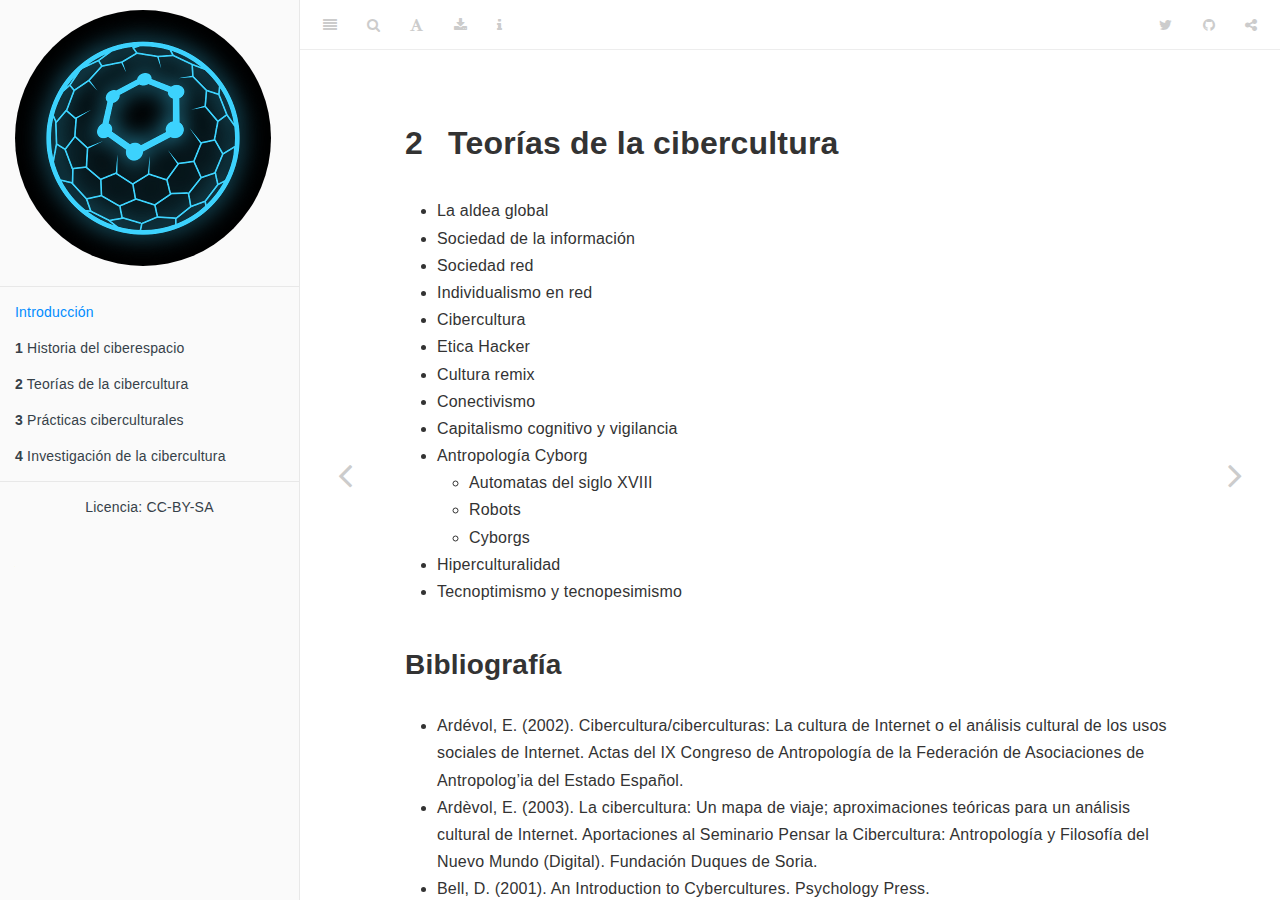
<file: docs/teorías-de-la-cibercultura.html>
<!DOCTYPE html>
<html xmlns="http://www.w3.org/1999/xhtml" lang="" xml:lang="">
<head>

  <meta charset="utf-8" />
  <meta http-equiv="X-UA-Compatible" content="IE=edge" />
  <title>2 Teorías de la cibercultura | Cibercultura</title>
  <meta name="description" content="Sílabo de la materia Cibercultura de la Carrera de Antropología de la UCB" />
  <meta name="generator" content="bookdown 0.14 and GitBook 2.6.7" />

  <meta property="og:title" content="2 Teorías de la cibercultura | Cibercultura" />
  <meta property="og:type" content="book" />
  
  <meta property="og:image" content="assets/logo.png" />
  <meta property="og:description" content="Sílabo de la materia Cibercultura de la Carrera de Antropología de la UCB" />
  <meta name="github-repo" content="alex-roc/Cibercultura" />

  <meta name="twitter:card" content="summary" />
  <meta name="twitter:title" content="2 Teorías de la cibercultura | Cibercultura" />
  <meta name="twitter:site" content="@alexrocz" />
  <meta name="twitter:description" content="Sílabo de la materia Cibercultura de la Carrera de Antropología de la UCB" />
  <meta name="twitter:image" content="assets/logo.png" />

<meta name="author" content="Alex Ojeda Copa" />


<meta name="date" content="2020-01-25" />

  <meta name="viewport" content="width=device-width, initial-scale=1" />
  <meta name="apple-mobile-web-app-capable" content="yes" />
  <meta name="apple-mobile-web-app-status-bar-style" content="black" />
  
  
<link rel="prev" href="historia-del-ciberespacio.html"/>
<link rel="next" href="prácticas-ciberculturales.html"/>
<script src="libs/jquery-2.2.3/jquery.min.js"></script>
<link href="libs/gitbook-2.6.7/css/style.css" rel="stylesheet" />
<link href="libs/gitbook-2.6.7/css/plugin-table.css" rel="stylesheet" />
<link href="libs/gitbook-2.6.7/css/plugin-bookdown.css" rel="stylesheet" />
<link href="libs/gitbook-2.6.7/css/plugin-highlight.css" rel="stylesheet" />
<link href="libs/gitbook-2.6.7/css/plugin-search.css" rel="stylesheet" />
<link href="libs/gitbook-2.6.7/css/plugin-fontsettings.css" rel="stylesheet" />
<link href="libs/gitbook-2.6.7/css/plugin-clipboard.css" rel="stylesheet" />












<link rel="stylesheet" href="style.css" type="text/css" />
</head>

<body>



  <div class="book without-animation with-summary font-size-2 font-family-1" data-basepath=".">

    <div class="book-summary">
      <nav role="navigation">

<ul class="summary">
<li class="toc-logo"><a href="./"><img src="assets/logo.png" style="border-radius: 50%;" ></a></li>

<li class="divider"></li>
<li class="chapter" data-level="" data-path="index.html"><a href="index.html"><i class="fa fa-check"></i>Introducción</a></li>
<li class="chapter" data-level="1" data-path="historia-del-ciberespacio.html"><a href="historia-del-ciberespacio.html"><i class="fa fa-check"></i><b>1</b> Historia del ciberespacio</a><ul>
<li class="chapter" data-level="1.1" data-path="historia-del-ciberespacio.html"><a href="historia-del-ciberespacio.html#componentes-tecnológicos"><i class="fa fa-check"></i><b>1.1</b> Componentes tecnológicos</a></li>
<li class="chapter" data-level="1.2" data-path="historia-del-ciberespacio.html"><a href="historia-del-ciberespacio.html#componentes-culturales"><i class="fa fa-check"></i><b>1.2</b> Componentes culturales</a></li>
<li class="chapter" data-level="" data-path="historia-del-ciberespacio.html"><a href="historia-del-ciberespacio.html#bibliografía"><i class="fa fa-check"></i>Bibliografía</a></li>
</ul></li>
<li class="chapter" data-level="2" data-path="teorías-de-la-cibercultura.html"><a href="teorías-de-la-cibercultura.html"><i class="fa fa-check"></i><b>2</b> Teorías de la cibercultura</a><ul>
<li class="chapter" data-level="" data-path="teorías-de-la-cibercultura.html"><a href="teorías-de-la-cibercultura.html#bibliografía-1"><i class="fa fa-check"></i>Bibliografía</a></li>
</ul></li>
<li class="chapter" data-level="3" data-path="prácticas-ciberculturales.html"><a href="prácticas-ciberculturales.html"><i class="fa fa-check"></i><b>3</b> Prácticas ciberculturales</a><ul>
<li class="chapter" data-level="3.1" data-path="prácticas-ciberculturales.html"><a href="prácticas-ciberculturales.html#ciberindividuo"><i class="fa fa-check"></i><b>3.1</b> Ciberindividuo</a></li>
<li class="chapter" data-level="3.2" data-path="prácticas-ciberculturales.html"><a href="prácticas-ciberculturales.html#ciber-sociedad-civil"><i class="fa fa-check"></i><b>3.2</b> Ciber sociedad civil</a></li>
<li class="chapter" data-level="3.3" data-path="prácticas-ciberculturales.html"><a href="prácticas-ciberculturales.html#cibereconomía"><i class="fa fa-check"></i><b>3.3</b> Cibereconomía</a></li>
<li class="chapter" data-level="3.4" data-path="prácticas-ciberculturales.html"><a href="prácticas-ciberculturales.html#ciberpolítica"><i class="fa fa-check"></i><b>3.4</b> Ciberpolítica</a></li>
<li class="chapter" data-level="3.5" data-path="prácticas-ciberculturales.html"><a href="prácticas-ciberculturales.html#cibertecnología"><i class="fa fa-check"></i><b>3.5</b> Cibertecnología</a></li>
<li class="chapter" data-level="" data-path="prácticas-ciberculturales.html"><a href="prácticas-ciberculturales.html#bibliografía-2"><i class="fa fa-check"></i>Bibliografía</a></li>
</ul></li>
<li class="chapter" data-level="4" data-path="investigación-de-la-cibercultura.html"><a href="investigación-de-la-cibercultura.html"><i class="fa fa-check"></i><b>4</b> Investigación de la cibercultura</a><ul>
<li class="chapter" data-level="" data-path="investigación-de-la-cibercultura.html"><a href="investigación-de-la-cibercultura.html#bibliografía-3"><i class="fa fa-check"></i>Bibliografía</a></li>
</ul></li>
<li class="divider"></li>
<li><center>
  <a rel="license" href="./index.html#license">
    Licencia: CC-BY-SA<br>
    <i class = "fab fa-creative-commons fa-2x"></i>
    <i class = "fab fa-creative-commons-by fa-2x"></i>
    <i class = "fab fa-creative-commons-sa fa-2x"></i>
  </a>
</li></center>

</ul>

      </nav>
    </div>

    <div class="book-body">
      <div class="body-inner">
        <div class="book-header" role="navigation">
          <h1>
            <i class="fa fa-circle-o-notch fa-spin"></i><a href="./">Cibercultura</a>
          </h1>
        </div>

        <div class="page-wrapper" tabindex="-1" role="main">
          <div class="page-inner">

            <section class="normal" id="section-">
<div id="teorías-de-la-cibercultura" class="section level1">
<h1><span class="header-section-number">2</span> Teorías de la cibercultura</h1>
<ul>
<li>La aldea global</li>
<li>Sociedad de la información</li>
<li>Sociedad red</li>
<li>Individualismo en red</li>
<li>Cibercultura</li>
<li>Etica Hacker</li>
<li>Cultura remix</li>
<li>Conectivismo</li>
<li>Capitalismo cognitivo y vigilancia</li>
<li>Antropología Cyborg
<ul>
<li>Automatas del siglo XVIII</li>
<li>Robots</li>
<li>Cyborgs</li>
</ul></li>
<li>Hiperculturalidad</li>
<li>Tecnoptimismo y tecnopesimismo</li>
</ul>
<div id="bibliografía-1" class="section level2 unnumbered">
<h2>Bibliografía</h2>
<ul>
<li>Ardévol, E. (2002). Cibercultura/ciberculturas: La cultura de Internet o el análisis cultural de los usos sociales de Internet. Actas del IX Congreso de Antropología de la Federación de Asociaciones de Antropolog’ia del Estado Español.</li>
<li>Ardèvol, E. (2003). La cibercultura: Un mapa de viaje; aproximaciones teóricas para un análisis cultural de Internet. Aportaciones al Seminario Pensar la Cibercultura: Antropología y Filosofía del Nuevo Mundo (Digital). Fundación Duques de Soria.</li>
<li>Bell, D. (2001). An Introduction to Cybercultures. Psychology Press.</li>
<li>Case, A. (2014). An illustrated dictionary of cyborg anthropology. CreateSpace Independent Publishing Platform.</li>
<li>Castells, M. (1997). La era de la información. Volumen 1: La sociedad red. Alianza editorial.</li>
<li>Escobar, A. (2005). Bienvenidos a Cyberia: Notas para una antropología de la cibercultura. Revista de estudios sociales, 22, 15–35.</li>
<li>Han, B.-C. (2014). En el enjambre. Herder Editorial.</li>
<li>Han, B.-C. (2018). Hiperculturalidad. Herder Editorial.</li>
<li>Haraway, D. J. (1995). Ciencia, cyborgs y mujeres: La reinvención de la naturaleza. Cátedra.</li>
<li>Himanen, P. (2015). La ética del hacker y el espíritu de la era de la información.</li>
<li>Lessig, L. (2005). Por una cultura libre: Cómo los grandes medios usan la tecnología y las leyes para encerrar la cultura y controlar la creatividad. Santiago: LOM Ediciones, 2005.</li>
<li>Lévy, P. (2007). Cibercultura: Informe al Consejo de Europa. Anthropos Editorial.</li>
<li>Mcluhan, M. (1996). Comprender los medios: Las extensiones del ser humano. Paidós.</li>
<li>Miller, D. (2016). How the world changed social media. <a href="http://discovery.ucl.ac.uk/1474805/1/How-the-World-Changed-Social-Media.pdf" class="uri">http://discovery.ucl.ac.uk/1474805/1/How-the-World-Changed-Social-Media.pdf</a></li>
<li>Pariser, E. (2017). El filtro burbuja: Cómo la web decide lo que leemos y lo que pensamos. Taurus.</li>
<li>Webster, F. (2014). Theories of the information society. Routledge.</li>
</ul>

</div>
</div>
            </section>

          </div>
        </div>
      </div>
<a href="historia-del-ciberespacio.html" class="navigation navigation-prev " aria-label="Previous page"><i class="fa fa-angle-left"></i></a>
<a href="prácticas-ciberculturales.html" class="navigation navigation-next " aria-label="Next page"><i class="fa fa-angle-right"></i></a>
    </div>
  </div>
<script src="libs/gitbook-2.6.7/js/app.min.js"></script>
<script src="libs/gitbook-2.6.7/js/lunr.js"></script>
<script src="libs/gitbook-2.6.7/js/clipboard.min.js"></script>
<script src="libs/gitbook-2.6.7/js/plugin-search.js"></script>
<script src="libs/gitbook-2.6.7/js/plugin-sharing.js"></script>
<script src="libs/gitbook-2.6.7/js/plugin-fontsettings.js"></script>
<script src="libs/gitbook-2.6.7/js/plugin-bookdown.js"></script>
<script src="libs/gitbook-2.6.7/js/jquery.highlight.js"></script>
<script src="libs/gitbook-2.6.7/js/plugin-clipboard.js"></script>
<script>
gitbook.require(["gitbook"], function(gitbook) {
gitbook.start({
"sharing": {
"github": true,
"facebook": false,
"twitter": true,
"google": false,
"linkedin": false,
"weibo": false,
"instapaper": false,
"vk": false,
"all": ["facebook", "google", "twitter", "linkedin", "weibo", "instapaper"]
},
"fontsettings": {
"theme": "white",
"family": "sans",
"size": 2
},
"edit": {
"link": null,
"text": null
},
"history": {
"link": null,
"text": null
},
"download": ["Cibercultura.pdf", "Cibercultura.epub"],
"toc": {
"collapse": "section"
}
});
});
</script>

</body>

</html>
</file>
<file: docs/libs/gitbook-2.6.7/css/plugin-table.css>
.book .book-body .page-wrapper .page-inner section.normal table{display:table;width:100%;border-collapse:collapse;border-spacing:0;overflow:auto}.book .book-body .page-wrapper .page-inner section.normal table td,.book .book-body .page-wrapper .page-inner section.normal table th{padding:6px 13px;border:1px solid #ddd}.book .book-body .page-wrapper .page-inner section.normal table tr{background-color:#fff;border-top:1px solid #ccc}.book .book-body .page-wrapper .page-inner section.normal table tr:nth-child(2n){background-color:#f8f8f8}.book .book-body .page-wrapper .page-inner section.normal table th{font-weight:700}
</file>
<file: docs/libs/gitbook-2.6.7/css/plugin-bookdown.css>
.book .book-header h1 {
  padding-left: 20px;
  padding-right: 20px;
}
.book .book-header.fixed {
  position: fixed;
  right: 0;
  top: 0;
  left: 0;
  border-bottom: 1px solid rgba(0,0,0,.07);
}
span.search-highlight {
  background-color: #ffff88;
}
@media (min-width: 600px) {
  .book.with-summary .book-header.fixed {
    left: 300px;
  }
}
@media (max-width: 1240px) {
  .book .book-body.fixed {
    top: 50px;
  }
  .book .book-body.fixed .body-inner {
    top: auto;
  }
}
@media (max-width: 600px) {
  .book.with-summary .book-header.fixed {
    left: calc(100% - 60px);
    min-width: 300px;
  }
  .book.with-summary .book-body {
    transform: none;
    left: calc(100% - 60px);
    min-width: 300px;
  }
  .book .book-body.fixed {
    top: 0;
  }
}

.book .book-body.fixed .body-inner {
  top: 50px;
}
.book .book-body .page-wrapper .page-inner section.normal sub, .book .book-body .page-wrapper .page-inner section.normal sup {
  font-size: 85%;
}

@media print {
  .book .book-summary, .book .book-body .book-header, .fa {
    display: none !important;
  }
  .book .book-body.fixed {
    left: 0px;
  }
  .book .book-body,.book .book-body .body-inner, .book.with-summary {
    overflow: visible !important;
  }
}
.kable_wrapper {
  border-spacing: 20px 0;
  border-collapse: separate;
  border: none;
  margin: auto;
}
.kable_wrapper > tbody > tr > td {
  vertical-align: top;
}
.book .book-body .page-wrapper .page-inner section.normal table tr.header {
  border-top-width: 2px;
}
.book .book-body .page-wrapper .page-inner section.normal table tr:last-child td {
  border-bottom-width: 2px;
}
.book .book-body .page-wrapper .page-inner section.normal table td, .book .book-body .page-wrapper .page-inner section.normal table th {
  border-left: none;
  border-right: none;
}
.book .book-body .page-wrapper .page-inner section.normal table.kable_wrapper > tbody > tr, .book .book-body .page-wrapper .page-inner section.normal table.kable_wrapper > tbody > tr > td {
  border-top: none;
}
.book .book-body .page-wrapper .page-inner section.normal table.kable_wrapper > tbody > tr:last-child > td {
    border-bottom: none;
}

div.theorem, div.lemma, div.corollary, div.proposition, div.conjecture {
  font-style: italic;
}
span.theorem, span.lemma, span.corollary, span.proposition, span.conjecture {
  font-style: normal;
}
div.proof:after {
  content: "\25a2";
  float: right;
}
.header-section-number {
  padding-right: .5em;
}
</file>
<file: docs/libs/gitbook-2.6.7/css/plugin-highlight.css>
.book .book-body .page-wrapper .page-inner section.normal pre,
.book .book-body .page-wrapper .page-inner section.normal code {
  /* http://jmblog.github.com/color-themes-for-google-code-highlightjs */
  /* Tomorrow Comment */
  /* Tomorrow Red */
  /* Tomorrow Orange */
  /* Tomorrow Yellow */
  /* Tomorrow Green */
  /* Tomorrow Aqua */
  /* Tomorrow Blue */
  /* Tomorrow Purple */
}
.book .book-body .page-wrapper .page-inner section.normal pre .hljs-comment,
.book .book-body .page-wrapper .page-inner section.normal code .hljs-comment,
.book .book-body .page-wrapper .page-inner section.normal pre .hljs-title,
.book .book-body .page-wrapper .page-inner section.normal code .hljs-title {
  color: #8e908c;
}
.book .book-body .page-wrapper .page-inner section.normal pre .hljs-variable,
.book .book-body .page-wrapper .page-inner section.normal code .hljs-variable,
.book .book-body .page-wrapper .page-inner section.normal pre .hljs-attribute,
.book .book-body .page-wrapper .page-inner section.normal code .hljs-attribute,
.book .book-body .page-wrapper .page-inner section.normal pre .hljs-tag,
.book .book-body .page-wrapper .page-inner section.normal code .hljs-tag,
.book .book-body .page-wrapper .page-inner section.normal pre .hljs-regexp,
.book .book-body .page-wrapper .page-inner section.normal code .hljs-regexp,
.book .book-body .page-wrapper .page-inner section.normal pre .ruby .hljs-constant,
.book .book-body .page-wrapper .page-inner section.normal code .ruby .hljs-constant,
.book .book-body .page-wrapper .page-inner section.normal pre .xml .hljs-tag .hljs-title,
.book .book-body .page-wrapper .page-inner section.normal code .xml .hljs-tag .hljs-title,
.book .book-body .page-wrapper .page-inner section.normal pre .xml .hljs-pi,
.book .book-body .page-wrapper .page-inner section.normal code .xml .hljs-pi,
.book .book-body .page-wrapper .page-inner section.normal pre .xml .hljs-doctype,
.book .book-body .page-wrapper .page-inner section.normal code .xml .hljs-doctype,
.book .book-body .page-wrapper .page-inner section.normal pre .html .hljs-doctype,
.book .book-body .page-wrapper .page-inner section.normal code .html .hljs-doctype,
.book .book-body .page-wrapper .page-inner section.normal pre .css .hljs-id,
.book .book-body .page-wrapper .page-inner section.normal code .css .hljs-id,
.book .book-body .page-wrapper .page-inner section.normal pre .css .hljs-class,
.book .book-body .page-wrapper .page-inner section.normal code .css .hljs-class,
.book .book-body .page-wrapper .page-inner section.normal pre .css .hljs-pseudo,
.book .book-body .page-wrapper .page-inner section.normal code .css .hljs-pseudo {
  color: #c82829;
}
.book .book-body .page-wrapper .page-inner section.normal pre .hljs-number,
.book .book-body .page-wrapper .page-inner section.normal code .hljs-number,
.book .book-body .page-wrapper .page-inner section.normal pre .hljs-preprocessor,
.book .book-body .page-wrapper .page-inner section.normal code .hljs-preprocessor,
.book .book-body .page-wrapper .page-inner section.normal pre .hljs-pragma,
.book .book-body .page-wrapper .page-inner section.normal code .hljs-pragma,
.book .book-body .page-wrapper .page-inner section.normal pre .hljs-built_in,
.book .book-body .page-wrapper .page-inner section.normal code .hljs-built_in,
.book .book-body .page-wrapper .page-inner section.normal pre .hljs-literal,
.book .book-body .page-wrapper .page-inner section.normal code .hljs-literal,
.book .book-body .page-wrapper .page-inner section.normal pre .hljs-params,
.book .book-body .page-wrapper .page-inner section.normal code .hljs-params,
.book .book-body .page-wrapper .page-inner section.normal pre .hljs-constant,
.book .book-body .page-wrapper .page-inner section.normal code .hljs-constant {
  color: #f5871f;
}
.book .book-body .page-wrapper .page-inner section.normal pre .ruby .hljs-class .hljs-title,
.book .book-body .page-wrapper .page-inner section.normal code .ruby .hljs-class .hljs-title,
.book .book-body .page-wrapper .page-inner section.normal pre .css .hljs-rules .hljs-attribute,
.book .book-body .page-wrapper .page-inner section.normal code .css .hljs-rules .hljs-attribute {
  color: #eab700;
}
.book .book-body .page-wrapper .page-inner section.normal pre .hljs-string,
.book .book-body .page-wrapper .page-inner section.normal code .hljs-string,
.book .book-body .page-wrapper .page-inner section.normal pre .hljs-value,
.book .book-body .page-wrapper .page-inner section.normal code .hljs-value,
.book .book-body .page-wrapper .page-inner section.normal pre .hljs-inheritance,
.book .book-body .page-wrapper .page-inner section.normal code .hljs-inheritance,
.book .book-body .page-wrapper .page-inner section.normal pre .hljs-header,
.book .book-body .page-wrapper .page-inner section.normal code .hljs-header,
.book .book-body .page-wrapper .page-inner section.normal pre .ruby .hljs-symbol,
.book .book-body .page-wrapper .page-inner section.normal code .ruby .hljs-symbol,
.book .book-body .page-wrapper .page-inner section.normal pre .xml .hljs-cdata,
.book .book-body .page-wrapper .page-inner section.normal code .xml .hljs-cdata {
  color: #718c00;
}
.book .book-body .page-wrapper .page-inner section.normal pre .css .hljs-hexcolor,
.book .book-body .page-wrapper .page-inner section.normal code .css .hljs-hexcolor {
  color: #3e999f;
}
.book .book-body .page-wrapper .page-inner section.normal pre .hljs-function,
.book .book-body .page-wrapper .page-inner section.normal code .hljs-function,
.book .book-body .page-wrapper .page-inner section.normal pre .python .hljs-decorator,
.book .book-body .page-wrapper .page-inner section.normal code .python .hljs-decorator,
.book .book-body .page-wrapper .page-inner section.normal pre .python .hljs-title,
.book .book-body .page-wrapper .page-inner section.normal code .python .hljs-title,
.book .book-body .page-wrapper .page-inner section.normal pre .ruby .hljs-function .hljs-title,
.book .book-body .page-wrapper .page-inner section.normal code .ruby .hljs-function .hljs-title,
.book .book-body .page-wrapper .page-inner section.normal pre .ruby .hljs-title .hljs-keyword,
.book .book-body .page-wrapper .page-inner section.normal code .ruby .hljs-title .hljs-keyword,
.book .book-body .page-wrapper .page-inner section.normal pre .perl .hljs-sub,
.book .book-body .page-wrapper .page-inner section.normal code .perl .hljs-sub,
.book .book-body .page-wrapper .page-inner section.normal pre .javascript .hljs-title,
.book .book-body .page-wrapper .page-inner section.normal code .javascript .hljs-title,
.book .book-body .page-wrapper .page-inner section.normal pre .coffeescript .hljs-title,
.book .book-body .page-wrapper .page-inner section.normal code .coffeescript .hljs-title {
  color: #4271ae;
}
.book .book-body .page-wrapper .page-inner section.normal pre .hljs-keyword,
.book .book-body .page-wrapper .page-inner section.normal code .hljs-keyword,
.book .book-body .page-wrapper .page-inner section.normal pre .javascript .hljs-function,
.book .book-body .page-wrapper .page-inner section.normal code .javascript .hljs-function {
  color: #8959a8;
}
.book .book-body .page-wrapper .page-inner section.normal pre .hljs,
.book .book-body .page-wrapper .page-inner section.normal code .hljs {
  display: block;
  background: white;
  color: #4d4d4c;
  padding: 0.5em;
}
.book .book-body .page-wrapper .page-inner section.normal pre .coffeescript .javascript,
.book .book-body .page-wrapper .page-inner section.normal code .coffeescript .javascript,
.book .book-body .page-wrapper .page-inner section.normal pre .javascript .xml,
.book .book-body .page-wrapper .page-inner section.normal code .javascript .xml,
.book .book-body .page-wrapper .page-inner section.normal pre .tex .hljs-formula,
.book .book-body .page-wrapper .page-inner section.normal code .tex .hljs-formula,
.book .book-body .page-wrapper .page-inner section.normal pre .xml .javascript,
.book .book-body .page-wrapper .page-inner section.normal code .xml .javascript,
.book .book-body .page-wrapper .page-inner section.normal pre .xml .vbscript,
.book .book-body .page-wrapper .page-inner section.normal code .xml .vbscript,
.book .book-body .page-wrapper .page-inner section.normal pre .xml .css,
.book .book-body .page-wrapper .page-inner section.normal code .xml .css,
.book .book-body .page-wrapper .page-inner section.normal pre .xml .hljs-cdata,
.book .book-body .page-wrapper .page-inner section.normal code .xml .hljs-cdata {
  opacity: 0.5;
}
.book.color-theme-1 .book-body .page-wrapper .page-inner section.normal pre,
.book.color-theme-1 .book-body .page-wrapper .page-inner section.normal code {
  /*

Orginal Style from ethanschoonover.com/solarized (c) Jeremy Hull <sourdrums@gmail.com>

*/
  /* Solarized Green */
  /* Solarized Cyan */
  /* Solarized Blue */
  /* Solarized Yellow */
  /* Solarized Orange */
  /* Solarized Red */
  /* Solarized Violet */
}
.book.color-theme-1 .book-body .page-wrapper .page-inner section.normal pre .hljs,
.book.color-theme-1 .book-body .page-wrapper .page-inner section.normal code .hljs {
  display: block;
  padding: 0.5em;
  background: #fdf6e3;
  color: #657b83;
}
.book.color-theme-1 .book-body .page-wrapper .page-inner section.normal pre .hljs-comment,
.book.color-theme-1 .book-body .page-wrapper .page-inner section.normal code .hljs-comment,
.book.color-theme-1 .book-body .page-wrapper .page-inner section.normal pre .hljs-template_comment,
.book.color-theme-1 .book-body .page-wrapper .page-inner section.normal code .hljs-template_comment,
.book.color-theme-1 .book-body .page-wrapper .page-inner section.normal pre .diff .hljs-header,
.book.color-theme-1 .book-body .page-wrapper .page-inner section.normal code .diff .hljs-header,
.book.color-theme-1 .book-body .page-wrapper .page-inner section.normal pre .hljs-doctype,
.book.color-theme-1 .book-body .page-wrapper .page-inner section.normal code .hljs-doctype,
.book.color-theme-1 .book-body .page-wrapper .page-inner section.normal pre .hljs-pi,
.book.color-theme-1 .book-body .page-wrapper .page-inner section.normal code .hljs-pi,
.book.color-theme-1 .book-body .page-wrapper .page-inner section.normal pre .lisp .hljs-string,
.book.color-theme-1 .book-body .page-wrapper .page-inner section.normal code .lisp .hljs-string,
.book.color-theme-1 .book-body .page-wrapper .page-inner section.normal pre .hljs-javadoc,
.book.color-theme-1 .book-body .page-wrapper .page-inner section.normal code .hljs-javadoc {
  color: #93a1a1;
}
.book.color-theme-1 .book-body .page-wrapper .page-inner section.normal pre .hljs-keyword,
.book.color-theme-1 .book-body .page-wrapper .page-inner section.normal code .hljs-keyword,
.book.color-theme-1 .book-body .page-wrapper .page-inner section.normal pre .hljs-winutils,
.book.color-theme-1 .book-body .page-wrapper .page-inner section.normal code .hljs-winutils,
.book.color-theme-1 .book-body .page-wrapper .page-inner section.normal pre .method,
.book.color-theme-1 .book-body .page-wrapper .page-inner section.normal code .method,
.book.color-theme-1 .book-body .page-wrapper .page-inner section.normal pre .hljs-addition,
.book.color-theme-1 .book-body .page-wrapper .page-inner section.normal code .hljs-addition,
.book.color-theme-1 .book-body .page-wrapper .page-inner section.normal pre .css .hljs-tag,
.book.color-theme-1 .book-body .page-wrapper .page-inner section.normal code .css .hljs-tag,
.book.color-theme-1 .book-body .page-wrapper .page-inner section.normal pre .hljs-request,
.book.color-theme-1 .book-body .page-wrapper .page-inner section.normal code .hljs-request,
.book.color-theme-1 .book-body .page-wrapper .page-inner section.normal pre .hljs-status,
.book.color-theme-1 .book-body .page-wrapper .page-inner section.normal code .hljs-status,
.book.color-theme-1 .book-body .page-wrapper .page-inner section.normal pre .nginx .hljs-title,
.book.color-theme-1 .book-body .page-wrapper .page-inner section.normal code .nginx .hljs-title {
  color: #859900;
}
.book.color-theme-1 .book-body .page-wrapper .page-inner section.normal pre .hljs-number,
.book.color-theme-1 .book-body .page-wrapper .page-inner section.normal code .hljs-number,
.book.color-theme-1 .book-body .page-wrapper .page-inner section.normal pre .hljs-command,
.book.color-theme-1 .book-body .page-wrapper .page-inner section.normal code .hljs-command,
.book.color-theme-1 .book-body .page-wrapper .page-inner section.normal pre .hljs-string,
.book.color-theme-1 .book-body .page-wrapper .page-inner section.normal code .hljs-string,
.book.color-theme-1 .book-body .page-wrapper .page-inner section.normal pre .hljs-tag .hljs-value,
.book.color-theme-1 .book-body .page-wrapper .page-inner section.normal code .hljs-tag .hljs-value,
.book.color-theme-1 .book-body .page-wrapper .page-inner section.normal pre .hljs-rules .hljs-value,
.book.color-theme-1 .book-body .page-wrapper .page-inner section.normal code .hljs-rules .hljs-value,
.book.color-theme-1 .book-body .page-wrapper .page-inner section.normal pre .hljs-phpdoc,
.book.color-theme-1 .book-body .page-wrapper .page-inner section.normal code .hljs-phpdoc,
.book.color-theme-1 .book-body .page-wrapper .page-inner section.normal pre .tex .hljs-formula,
.book.color-theme-1 .book-body .page-wrapper .page-inner section.normal code .tex .hljs-formula,
.book.color-theme-1 .book-body .page-wrapper .page-inner section.normal pre .hljs-regexp,
.book.color-theme-1 .book-body .page-wrapper .page-inner section.normal code .hljs-regexp,
.book.color-theme-1 .book-body .page-wrapper .page-inner section.normal pre .hljs-hexcolor,
.book.color-theme-1 .book-body .page-wrapper .page-inner section.normal code .hljs-hexcolor,
.book.color-theme-1 .book-body .page-wrapper .page-inner section.normal pre .hljs-link_url,
.book.color-theme-1 .book-body .page-wrapper .page-inner section.normal code .hljs-link_url {
  color: #2aa198;
}
.book.color-theme-1 .book-body .page-wrapper .page-inner section.normal pre .hljs-title,
.book.color-theme-1 .book-body .page-wrapper .page-inner section.normal code .hljs-title,
.book.color-theme-1 .book-body .page-wrapper .page-inner section.normal pre .hljs-localvars,
.book.color-theme-1 .book-body .page-wrapper .page-inner section.normal code .hljs-localvars,
.book.color-theme-1 .book-body .page-wrapper .page-inner section.normal pre .hljs-chunk,
.book.color-theme-1 .book-body .page-wrapper .page-inner section.normal code .hljs-chunk,
.book.color-theme-1 .book-body .page-wrapper .page-inner section.normal pre .hljs-decorator,
.book.color-theme-1 .book-body .page-wrapper .page-inner section.normal code .hljs-decorator,
.book.color-theme-1 .book-body .page-wrapper .page-inner section.normal pre .hljs-built_in,
.book.color-theme-1 .book-body .page-wrapper .page-inner section.normal code .hljs-built_in,
.book.color-theme-1 .book-body .page-wrapper .page-inner section.normal pre .hljs-identifier,
.book.color-theme-1 .book-body .page-wrapper .page-inner section.normal code .hljs-identifier,
.book.color-theme-1 .book-body .page-wrapper .page-inner section.normal pre .vhdl .hljs-literal,
.book.color-theme-1 .book-body .page-wrapper .page-inner section.normal code .vhdl .hljs-literal,
.book.color-theme-1 .book-body .page-wrapper .page-inner section.normal pre .hljs-id,
.book.color-theme-1 .book-body .page-wrapper .page-inner section.normal code .hljs-id,
.book.color-theme-1 .book-body .page-wrapper .page-inner section.normal pre .css .hljs-function,
.book.color-theme-1 .book-body .page-wrapper .page-inner section.normal code .css .hljs-function {
  color: #268bd2;
}
.book.color-theme-1 .book-body .page-wrapper .page-inner section.normal pre .hljs-attribute,
.book.color-theme-1 .book-body .page-wrapper .page-inner section.normal code .hljs-attribute,
.book.color-theme-1 .book-body .page-wrapper .page-inner section.normal pre .hljs-variable,
.book.color-theme-1 .book-body .page-wrapper .page-inner section.normal code .hljs-variable,
.book.color-theme-1 .book-body .page-wrapper .page-inner section.normal pre .lisp .hljs-body,
.book.color-theme-1 .book-body .page-wrapper .page-inner section.normal code .lisp .hljs-body,
.book.color-theme-1 .book-body .page-wrapper .page-inner section.normal pre .smalltalk .hljs-number,
.book.color-theme-1 .book-body .page-wrapper .page-inner section.normal code .smalltalk .hljs-number,
.book.color-theme-1 .book-body .page-wrapper .page-inner section.normal pre .hljs-constant,
.book.color-theme-1 .book-body .page-wrapper .page-inner section.normal code .hljs-constant,
.book.color-theme-1 .book-body .page-wrapper .page-inner section.normal pre .hljs-class .hljs-title,
.book.color-theme-1 .book-body .page-wrapper .page-inner section.normal code .hljs-class .hljs-title,
.book.color-theme-1 .book-body .page-wrapper .page-inner section.normal pre .hljs-parent,
.book.color-theme-1 .book-body .page-wrapper .page-inner section.normal code .hljs-parent,
.book.color-theme-1 .book-body .page-wrapper .page-inner section.normal pre .haskell .hljs-type,
.book.color-theme-1 .book-body .page-wrapper .page-inner section.normal code .haskell .hljs-type,
.book.color-theme-1 .book-body .page-wrapper .page-inner section.normal pre .hljs-link_reference,
.book.color-theme-1 .book-body .page-wrapper .page-inner section.normal code .hljs-link_reference {
  color: #b58900;
}
.book.color-theme-1 .book-body .page-wrapper .page-inner section.normal pre .hljs-preprocessor,
.book.color-theme-1 .book-body .page-wrapper .page-inner section.normal code .hljs-preprocessor,
.book.color-theme-1 .book-body .page-wrapper .page-inner section.normal pre .hljs-preprocessor .hljs-keyword,
.book.color-theme-1 .book-body .page-wrapper .page-inner section.normal code .hljs-preprocessor .hljs-keyword,
.book.color-theme-1 .book-body .page-wrapper .page-inner section.normal pre .hljs-pragma,
.book.color-theme-1 .book-body .page-wrapper .page-inner section.normal code .hljs-pragma,
.book.color-theme-1 .book-body .page-wrapper .page-inner section.normal pre .hljs-shebang,
.book.color-theme-1 .book-body .page-wrapper .page-inner section.normal code .hljs-shebang,
.book.color-theme-1 .book-body .page-wrapper .page-inner section.normal pre .hljs-symbol,
.book.color-theme-1 .book-body .page-wrapper .page-inner section.normal code .hljs-symbol,
.book.color-theme-1 .book-body .page-wrapper .page-inner section.normal pre .hljs-symbol .hljs-string,
.book.color-theme-1 .book-body .page-wrapper .page-inner section.normal code .hljs-symbol .hljs-string,
.book.color-theme-1 .book-body .page-wrapper .page-inner section.normal pre .diff .hljs-change,
.book.color-theme-1 .book-body .page-wrapper .page-inner section.normal code .diff .hljs-change,
.book.color-theme-1 .book-body .page-wrapper .page-inner section.normal pre .hljs-special,
.book.color-theme-1 .book-body .page-wrapper .page-inner section.normal code .hljs-special,
.book.color-theme-1 .book-body .page-wrapper .page-inner section.normal pre .hljs-attr_selector,
.book.color-theme-1 .book-body .page-wrapper .page-inner section.normal code .hljs-attr_selector,
.book.color-theme-1 .book-body .page-wrapper .page-inner section.normal pre .hljs-subst,
.book.color-theme-1 .book-body .page-wrapper .page-inner section.normal code .hljs-subst,
.book.color-theme-1 .book-body .page-wrapper .page-inner section.normal pre .hljs-cdata,
.book.color-theme-1 .book-body .page-wrapper .page-inner section.normal code .hljs-cdata,
.book.color-theme-1 .book-body .page-wrapper .page-inner section.normal pre .clojure .hljs-title,
.book.color-theme-1 .book-body .page-wrapper .page-inner section.normal code .clojure .hljs-title,
.book.color-theme-1 .book-body .page-wrapper .page-inner section.normal pre .css .hljs-pseudo,
.book.color-theme-1 .book-body .page-wrapper .page-inner section.normal code .css .hljs-pseudo,
.book.color-theme-1 .book-body .page-wrapper .page-inner section.normal pre .hljs-header,
.book.color-theme-1 .book-body .page-wrapper .page-inner section.normal code .hljs-header {
  color: #cb4b16;
}
.book.color-theme-1 .book-body .page-wrapper .page-inner section.normal pre .hljs-deletion,
.book.color-theme-1 .book-body .page-wrapper .page-inner section.normal code .hljs-deletion,
.book.color-theme-1 .book-body .page-wrapper .page-inner section.normal pre .hljs-important,
.book.color-theme-1 .book-body .page-wrapper .page-inner section.normal code .hljs-important {
  color: #dc322f;
}
.book.color-theme-1 .book-body .page-wrapper .page-inner section.normal pre .hljs-link_label,
.book.color-theme-1 .book-body .page-wrapper .page-inner section.normal code .hljs-link_label {
  color: #6c71c4;
}
.book.color-theme-1 .book-body .page-wrapper .page-inner section.normal pre .tex .hljs-formula,
.book.color-theme-1 .book-body .page-wrapper .page-inner section.normal code .tex .hljs-formula {
  background: #eee8d5;
}
.book.color-theme-2 .book-body .page-wrapper .page-inner section.normal pre,
.book.color-theme-2 .book-body .page-wrapper .page-inner section.normal code {
  /* Tomorrow Night Bright Theme */
  /* Original theme - https://github.com/chriskempson/tomorrow-theme */
  /* http://jmblog.github.com/color-themes-for-google-code-highlightjs */
  /* Tomorrow Comment */
  /* Tomorrow Red */
  /* Tomorrow Orange */
  /* Tomorrow Yellow */
  /* Tomorrow Green */
  /* Tomorrow Aqua */
  /* Tomorrow Blue */
  /* Tomorrow Purple */
}
.book.color-theme-2 .book-body .page-wrapper .page-inner section.normal pre .hljs-comment,
.book.color-theme-2 .book-body .page-wrapper .page-inner section.normal code .hljs-comment,
.book.color-theme-2 .book-body .page-wrapper .page-inner section.normal pre .hljs-title,
.book.color-theme-2 .book-body .page-wrapper .page-inner section.normal code .hljs-title {
  color: #969896;
}
.book.color-theme-2 .book-body .page-wrapper .page-inner section.normal pre .hljs-variable,
.book.color-theme-2 .book-body .page-wrapper .page-inner section.normal code .hljs-variable,
.book.color-theme-2 .book-body .page-wrapper .page-inner section.normal pre .hljs-attribute,
.book.color-theme-2 .book-body .page-wrapper .page-inner section.normal code .hljs-attribute,
.book.color-theme-2 .book-body .page-wrapper .page-inner section.normal pre .hljs-tag,
.book.color-theme-2 .book-body .page-wrapper .page-inner section.normal code .hljs-tag,
.book.color-theme-2 .book-body .page-wrapper .page-inner section.normal pre .hljs-regexp,
.book.color-theme-2 .book-body .page-wrapper .page-inner section.normal code .hljs-regexp,
.book.color-theme-2 .book-body .page-wrapper .page-inner section.normal pre .ruby .hljs-constant,
.book.color-theme-2 .book-body .page-wrapper .page-inner section.normal code .ruby .hljs-constant,
.book.color-theme-2 .book-body .page-wrapper .page-inner section.normal pre .xml .hljs-tag .hljs-title,
.book.color-theme-2 .book-body .page-wrapper .page-inner section.normal code .xml .hljs-tag .hljs-title,
.book.color-theme-2 .book-body .page-wrapper .page-inner section.normal pre .xml .hljs-pi,
.book.color-theme-2 .book-body .page-wrapper .page-inner section.normal code .xml .hljs-pi,
.book.color-theme-2 .book-body .page-wrapper .page-inner section.normal pre .xml .hljs-doctype,
.book.color-theme-2 .book-body .page-wrapper .page-inner section.normal code .xml .hljs-doctype,
.book.color-theme-2 .book-body .page-wrapper .page-inner section.normal pre .html .hljs-doctype,
.book.color-theme-2 .book-body .page-wrapper .page-inner section.normal code .html .hljs-doctype,
.book.color-theme-2 .book-body .page-wrapper .page-inner section.normal pre .css .hljs-id,
.book.color-theme-2 .book-body .page-wrapper .page-inner section.normal code .css .hljs-id,
.book.color-theme-2 .book-body .page-wrapper .page-inner section.normal pre .css .hljs-class,
.book.color-theme-2 .book-body .page-wrapper .page-inner section.normal code .css .hljs-class,
.book.color-theme-2 .book-body .page-wrapper .page-inner section.normal pre .css .hljs-pseudo,
.book.color-theme-2 .book-body .page-wrapper .page-inner section.normal code .css .hljs-pseudo {
  color: #d54e53;
}
.book.color-theme-2 .book-body .page-wrapper .page-inner section.normal pre .hljs-number,
.book.color-theme-2 .book-body .page-wrapper .page-inner section.normal code .hljs-number,
.book.color-theme-2 .book-body .page-wrapper .page-inner section.normal pre .hljs-preprocessor,
.book.color-theme-2 .book-body .page-wrapper .page-inner section.normal code .hljs-preprocessor,
.book.color-theme-2 .book-body .page-wrapper .page-inner section.normal pre .hljs-pragma,
.book.color-theme-2 .book-body .page-wrapper .page-inner section.normal code .hljs-pragma,
.book.color-theme-2 .book-body .page-wrapper .page-inner section.normal pre .hljs-built_in,
.book.color-theme-2 .book-body .page-wrapper .page-inner section.normal code .hljs-built_in,
.book.color-theme-2 .book-body .page-wrapper .page-inner section.normal pre .hljs-literal,
.book.color-theme-2 .book-body .page-wrapper .page-inner section.normal code .hljs-literal,
.book.color-theme-2 .book-body .page-wrapper .page-inner section.normal pre .hljs-params,
.book.color-theme-2 .book-body .page-wrapper .page-inner section.normal code .hljs-params,
.book.color-theme-2 .book-body .page-wrapper .page-inner section.normal pre .hljs-constant,
.book.color-theme-2 .book-body .page-wrapper .page-inner section.normal code .hljs-constant {
  color: #e78c45;
}
.book.color-theme-2 .book-body .page-wrapper .page-inner section.normal pre .ruby .hljs-class .hljs-title,
.book.color-theme-2 .book-body .page-wrapper .page-inner section.normal code .ruby .hljs-class .hljs-title,
.book.color-theme-2 .book-body .page-wrapper .page-inner section.normal pre .css .hljs-rules .hljs-attribute,
.book.color-theme-2 .book-body .page-wrapper .page-inner section.normal code .css .hljs-rules .hljs-attribute {
  color: #e7c547;
}
.book.color-theme-2 .book-body .page-wrapper .page-inner section.normal pre .hljs-string,
.book.color-theme-2 .book-body .page-wrapper .page-inner section.normal code .hljs-string,
.book.color-theme-2 .book-body .page-wrapper .page-inner section.normal pre .hljs-value,
.book.color-theme-2 .book-body .page-wrapper .page-inner section.normal code .hljs-value,
.book.color-theme-2 .book-body .page-wrapper .page-inner section.normal pre .hljs-inheritance,
.book.color-theme-2 .book-body .page-wrapper .page-inner section.normal code .hljs-inheritance,
.book.color-theme-2 .book-body .page-wrapper .page-inner section.normal pre .hljs-header,
.book.color-theme-2 .book-body .page-wrapper .page-inner section.normal code .hljs-header,
.book.color-theme-2 .book-body .page-wrapper .page-inner section.normal pre .ruby .hljs-symbol,
.book.color-theme-2 .book-body .page-wrapper .page-inner section.normal code .ruby .hljs-symbol,
.book.color-theme-2 .book-body .page-wrapper .page-inner section.normal pre .xml .hljs-cdata,
.book.color-theme-2 .book-body .page-wrapper .page-inner section.normal code .xml .hljs-cdata {
  color: #b9ca4a;
}
.book.color-theme-2 .book-body .page-wrapper .page-inner section.normal pre .css .hljs-hexcolor,
.book.color-theme-2 .book-body .page-wrapper .page-inner section.normal code .css .hljs-hexcolor {
  color: #70c0b1;
}
.book.color-theme-2 .book-body .page-wrapper .page-inner section.normal pre .hljs-function,
.book.color-theme-2 .book-body .page-wrapper .page-inner section.normal code .hljs-function,
.book.color-theme-2 .book-body .page-wrapper .page-inner section.normal pre .python .hljs-decorator,
.book.color-theme-2 .book-body .page-wrapper .page-inner section.normal code .python .hljs-decorator,
.book.color-theme-2 .book-body .page-wrapper .page-inner section.normal pre .python .hljs-title,
.book.color-theme-2 .book-body .page-wrapper .page-inner section.normal code .python .hljs-title,
.book.color-theme-2 .book-body .page-wrapper .page-inner section.normal pre .ruby .hljs-function .hljs-title,
.book.color-theme-2 .book-body .page-wrapper .page-inner section.normal code .ruby .hljs-function .hljs-title,
.book.color-theme-2 .book-body .page-wrapper .page-inner section.normal pre .ruby .hljs-title .hljs-keyword,
.book.color-theme-2 .book-body .page-wrapper .page-inner section.normal code .ruby .hljs-title .hljs-keyword,
.book.color-theme-2 .book-body .page-wrapper .page-inner section.normal pre .perl .hljs-sub,
.book.color-theme-2 .book-body .page-wrapper .page-inner section.normal code .perl .hljs-sub,
.book.color-theme-2 .book-body .page-wrapper .page-inner section.normal pre .javascript .hljs-title,
.book.color-theme-2 .book-body .page-wrapper .page-inner section.normal code .javascript .hljs-title,
.book.color-theme-2 .book-body .page-wrapper .page-inner section.normal pre .coffeescript .hljs-title,
.book.color-theme-2 .book-body .page-wrapper .page-inner section.normal code .coffeescript .hljs-title {
  color: #7aa6da;
}
.book.color-theme-2 .book-body .page-wrapper .page-inner section.normal pre .hljs-keyword,
.book.color-theme-2 .book-body .page-wrapper .page-inner section.normal code .hljs-keyword,
.book.color-theme-2 .book-body .page-wrapper .page-inner section.normal pre .javascript .hljs-function,
.book.color-theme-2 .book-body .page-wrapper .page-inner section.normal code .javascript .hljs-function {
  color: #c397d8;
}
.book.color-theme-2 .book-body .page-wrapper .page-inner section.normal pre .hljs,
.book.color-theme-2 .book-body .page-wrapper .page-inner section.normal code .hljs {
  display: block;
  background: black;
  color: #eaeaea;
  padding: 0.5em;
}
.book.color-theme-2 .book-body .page-wrapper .page-inner section.normal pre .coffeescript .javascript,
.book.color-theme-2 .book-body .page-wrapper .page-inner section.normal code .coffeescript .javascript,
.book.color-theme-2 .book-body .page-wrapper .page-inner section.normal pre .javascript .xml,
.book.color-theme-2 .book-body .page-wrapper .page-inner section.normal code .javascript .xml,
.book.color-theme-2 .book-body .page-wrapper .page-inner section.normal pre .tex .hljs-formula,
.book.color-theme-2 .book-body .page-wrapper .page-inner section.normal code .tex .hljs-formula,
.book.color-theme-2 .book-body .page-wrapper .page-inner section.normal pre .xml .javascript,
.book.color-theme-2 .book-body .page-wrapper .page-inner section.normal code .xml .javascript,
.book.color-theme-2 .book-body .page-wrapper .page-inner section.normal pre .xml .vbscript,
.book.color-theme-2 .book-body .page-wrapper .page-inner section.normal code .xml .vbscript,
.book.color-theme-2 .book-body .page-wrapper .page-inner section.normal pre .xml .css,
.book.color-theme-2 .book-body .page-wrapper .page-inner section.normal code .xml .css,
.book.color-theme-2 .book-body .page-wrapper .page-inner section.normal pre .xml .hljs-cdata,
.book.color-theme-2 .book-body .page-wrapper .page-inner section.normal code .xml .hljs-cdata {
  opacity: 0.5;
}
</file>
<file: docs/libs/gitbook-2.6.7/css/plugin-search.css>
.book .book-summary .book-search {
  padding: 6px;
  background: transparent;
  position: absolute;
  top: -50px;
  left: 0px;
  right: 0px;
  transition: top 0.5s ease;
}
.book .book-summary .book-search input,
.book .book-summary .book-search input:focus,
.book .book-summary .book-search input:hover {
  width: 100%;
  background: transparent;
  border: 1px solid #ccc;
  box-shadow: none;
  outline: none;
  line-height: 22px;
  padding: 7px 4px;
  color: inherit;
  box-sizing: border-box;
}
.book.with-search .book-summary .book-search {
  top: 0px;
}
.book.with-search .book-summary ul.summary {
  top: 50px;
}
.with-search .summary li[data-level] a[href*=".html#"] {
  display: none;
}
</file>
<file: docs/libs/gitbook-2.6.7/css/plugin-fontsettings.css>
/*
 * Theme 1
 */
.color-theme-1 .dropdown-menu {
  background-color: #111111;
  border-color: #7e888b;
}
.color-theme-1 .dropdown-menu .dropdown-caret .caret-inner {
  border-bottom: 9px solid #111111;
}
.color-theme-1 .dropdown-menu .buttons {
  border-color: #7e888b;
}
.color-theme-1 .dropdown-menu .button {
  color: #afa790;
}
.color-theme-1 .dropdown-menu .button:hover {
  color: #73553c;
}
/*
 * Theme 2
 */
.color-theme-2 .dropdown-menu {
  background-color: #2d3143;
  border-color: #272a3a;
}
.color-theme-2 .dropdown-menu .dropdown-caret .caret-inner {
  border-bottom: 9px solid #2d3143;
}
.color-theme-2 .dropdown-menu .buttons {
  border-color: #272a3a;
}
.color-theme-2 .dropdown-menu .button {
  color: #62677f;
}
.color-theme-2 .dropdown-menu .button:hover {
  color: #f4f4f5;
}
.book .book-header .font-settings .font-enlarge {
  line-height: 30px;
  font-size: 1.4em;
}
.book .book-header .font-settings .font-reduce {
  line-height: 30px;
  font-size: 1em;
}
.book.color-theme-1 .book-body {
  color: #704214;
  background: #f3eacb;
}
.book.color-theme-1 .book-body .page-wrapper .page-inner section {
  background: #f3eacb;
}
.book.color-theme-2 .book-body {
  color: #bdcadb;
  background: #1c1f2b;
}
.book.color-theme-2 .book-body .page-wrapper .page-inner section {
  background: #1c1f2b;
}
.book.font-size-0 .book-body .page-inner section {
  font-size: 1.2rem;
}
.book.font-size-1 .book-body .page-inner section {
  font-size: 1.4rem;
}
.book.font-size-2 .book-body .page-inner section {
  font-size: 1.6rem;
}
.book.font-size-3 .book-body .page-inner section {
  font-size: 2.2rem;
}
.book.font-size-4 .book-body .page-inner section {
  font-size: 4rem;
}
.book.font-family-0 {
  font-family: Georgia, serif;
}
.book.font-family-1 {
  font-family: "Helvetica Neue", Helvetica, Arial, sans-serif;
}
.book.color-theme-1 .book-body .page-wrapper .page-inner section.normal {
  color: #704214;
}
.book.color-theme-1 .book-body .page-wrapper .page-inner section.normal a {
  color: inherit;
}
.book.color-theme-1 .book-body .page-wrapper .page-inner section.normal h1,
.book.color-theme-1 .book-body .page-wrapper .page-inner section.normal h2,
.book.color-theme-1 .book-body .page-wrapper .page-inner section.normal h3,
.book.color-theme-1 .book-body .page-wrapper .page-inner section.normal h4,
.book.color-theme-1 .book-body .page-wrapper .page-inner section.normal h5,
.book.color-theme-1 .book-body .page-wrapper .page-inner section.normal h6 {
  color: inherit;
}
.book.color-theme-1 .book-body .page-wrapper .page-inner section.normal h1,
.book.color-theme-1 .book-body .page-wrapper .page-inner section.normal h2 {
  border-color: inherit;
}
.book.color-theme-1 .book-body .page-wrapper .page-inner section.normal h6 {
  color: inherit;
}
.book.color-theme-1 .book-body .page-wrapper .page-inner section.normal hr {
  background-color: inherit;
}
.book.color-theme-1 .book-body .page-wrapper .page-inner section.normal blockquote {
  border-color: #c4b29f;
  opacity: 0.9;
}
.book.color-theme-1 .book-body .page-wrapper .page-inner section.normal pre,
.book.color-theme-1 .book-body .page-wrapper .page-inner section.normal code {
  background: #fdf6e3;
  color: #657b83;
  border-color: #f8df9c;
}
.book.color-theme-1 .book-body .page-wrapper .page-inner section.normal .highlight {
  background-color: inherit;
}
.book.color-theme-1 .book-body .page-wrapper .page-inner section.normal table th,
.book.color-theme-1 .book-body .page-wrapper .page-inner section.normal table td {
  border-color: #f5d06c;
}
.book.color-theme-1 .book-body .page-wrapper .page-inner section.normal table tr {
  color: inherit;
  background-color: #fdf6e3;
  border-color: #444444;
}
.book.color-theme-1 .book-body .page-wrapper .page-inner section.normal table tr:nth-child(2n) {
  background-color: #fbeecb;
}
.book.color-theme-2 .book-body .page-wrapper .page-inner section.normal {
  color: #bdcadb;
}
.book.color-theme-2 .book-body .page-wrapper .page-inner section.normal a {
  color: #3eb1d0;
}
.book.color-theme-2 .book-body .page-wrapper .page-inner section.normal h1,
.book.color-theme-2 .book-body .page-wrapper .page-inner section.normal h2,
.book.color-theme-2 .book-body .page-wrapper .page-inner section.normal h3,
.book.color-theme-2 .book-body .page-wrapper .page-inner section.normal h4,
.book.color-theme-2 .book-body .page-wrapper .page-inner section.normal h5,
.book.color-theme-2 .book-body .page-wrapper .page-inner section.normal h6 {
  color: #fffffa;
}
.book.color-theme-2 .book-body .page-wrapper .page-inner section.normal h1,
.book.color-theme-2 .book-body .page-wrapper .page-inner section.normal h2 {
  border-color: #373b4e;
}
.book.color-theme-2 .book-body .page-wrapper .page-inner section.normal h6 {
  color: #373b4e;
}
.book.color-theme-2 .book-body .page-wrapper .page-inner section.normal hr {
  background-color: #373b4e;
}
.book.color-theme-2 .book-body .page-wrapper .page-inner section.normal blockquote {
  border-color: #373b4e;
}
.book.color-theme-2 .book-body .page-wrapper .page-inner section.normal pre,
.book.color-theme-2 .book-body .page-wrapper .page-inner section.normal code {
  color: #9dbed8;
  background: #2d3143;
  border-color: #2d3143;
}
.book.color-theme-2 .book-body .page-wrapper .page-inner section.normal .highlight {
  background-color: #282a39;
}
.book.color-theme-2 .book-body .page-wrapper .page-inner section.normal table th,
.book.color-theme-2 .book-body .page-wrapper .page-inner section.normal table td {
  border-color: #3b3f54;
}
.book.color-theme-2 .book-body .page-wrapper .page-inner section.normal table tr {
  color: #b6c2d2;
  background-color: #2d3143;
  border-color: #3b3f54;
}
.book.color-theme-2 .book-body .page-wrapper .page-inner section.normal table tr:nth-child(2n) {
  background-color: #35394b;
}
.book.color-theme-1 .book-header {
  color: #afa790;
  background: transparent;
}
.book.color-theme-1 .book-header .btn {
  color: #afa790;
}
.book.color-theme-1 .book-header .btn:hover {
  color: #73553c;
  background: none;
}
.book.color-theme-1 .book-header h1 {
  color: #704214;
}
.book.color-theme-2 .book-header {
  color: #7e888b;
  background: transparent;
}
.book.color-theme-2 .book-header .btn {
  color: #3b3f54;
}
.book.color-theme-2 .book-header .btn:hover {
  color: #fffff5;
  background: none;
}
.book.color-theme-2 .book-header h1 {
  color: #bdcadb;
}
.book.color-theme-1 .book-body .navigation {
  color: #afa790;
}
.book.color-theme-1 .book-body .navigation:hover {
  color: #73553c;
}
.book.color-theme-2 .book-body .navigation {
  color: #383f52;
}
.book.color-theme-2 .book-body .navigation:hover {
  color: #fffff5;
}
/*
 * Theme 1
 */
.book.color-theme-1 .book-summary {
  color: #afa790;
  background: #111111;
  border-right: 1px solid rgba(0, 0, 0, 0.07);
}
.book.color-theme-1 .book-summary .book-search {
  background: transparent;
}
.book.color-theme-1 .book-summary .book-search input,
.book.color-theme-1 .book-summary .book-search input:focus {
  border: 1px solid transparent;
}
.book.color-theme-1 .book-summary ul.summary li.divider {
  background: #7e888b;
  box-shadow: none;
}
.book.color-theme-1 .book-summary ul.summary li i.fa-check {
  color: #33cc33;
}
.book.color-theme-1 .book-summary ul.summary li.done > a {
  color: #877f6a;
}
.book.color-theme-1 .book-summary ul.summary li a,
.book.color-theme-1 .book-summary ul.summary li span {
  color: #877f6a;
  background: transparent;
  font-weight: normal;
}
.book.color-theme-1 .book-summary ul.summary li.active > a,
.book.color-theme-1 .book-summary ul.summary li a:hover {
  color: #704214;
  background: transparent;
  font-weight: normal;
}
/*
 * Theme 2
 */
.book.color-theme-2 .book-summary {
  color: #bcc1d2;
  background: #2d3143;
  border-right: none;
}
.book.color-theme-2 .book-summary .book-search {
  background: transparent;
}
.book.color-theme-2 .book-summary .book-search input,
.book.color-theme-2 .book-summary .book-search input:focus {
  border: 1px solid transparent;
}
.book.color-theme-2 .book-summary ul.summary li.divider {
  background: #272a3a;
  box-shadow: none;
}
.book.color-theme-2 .book-summary ul.summary li i.fa-check {
  color: #33cc33;
}
.book.color-theme-2 .book-summary ul.summary li.done > a {
  color: #62687f;
}
.book.color-theme-2 .book-summary ul.summary li a,
.book.color-theme-2 .book-summary ul.summary li span {
  color: #c1c6d7;
  background: transparent;
  font-weight: 600;
}
.book.color-theme-2 .book-summary ul.summary li.active > a,
.book.color-theme-2 .book-summary ul.summary li a:hover {
  color: #f4f4f5;
  background: #252737;
  font-weight: 600;
}
</file>
<file: docs/libs/gitbook-2.6.7/css/plugin-clipboard.css>
div.sourceCode {
  position: relative;
}

.copy-to-clipboard-button {
  position: absolute;
  right: 0;
  top: 0;
  visibility: hidden;
}

.copy-to-clipboard-button:focus {
  outline: 0;
}

div.sourceCode:hover > .copy-to-clipboard-button {
  visibility: visible;
}
</file>
<file: docs/style.css>
p.caption {
  color: #777;
  margin-top: 10px;
}
p code {
  white-space: inherit;
}
pre {
  word-break: normal;
  word-wrap: normal;
}
pre code {
  white-space: inherit;
}

section.normal em {
    font-size: medium;
}
</file>
<file: docs/libs/gitbook-2.6.7/css/style.css>
/*! normalize.css v2.1.0 | MIT License | git.io/normalize */img,legend{border:0}*,.fa{-webkit-font-smoothing:antialiased}.fa-ul>li,sub,sup{position:relative}.book .book-body .page-wrapper .page-inner section.normal hr:after,.book-langs-index .inner .languages:after,.buttons:after,.dropdown-menu .buttons:after{clear:both}body,html{-ms-text-size-adjust:100%;-webkit-text-size-adjust:100%}article,aside,details,figcaption,figure,footer,header,hgroup,main,nav,section,summary{display:block}audio,canvas,video{display:inline-block}.hidden,[hidden]{display:none}audio:not([controls]){display:none;height:0}html{font-family:sans-serif}body,figure{margin:0}a:focus{outline:dotted thin}a:active,a:hover{outline:0}h1{font-size:2em;margin:.67em 0}abbr[title]{border-bottom:1px dotted}b,strong{font-weight:700}dfn{font-style:italic}hr{-moz-box-sizing:content-box;box-sizing:content-box;height:0}mark{background:#ff0;color:#000}code,kbd,pre,samp{font-family:monospace,serif;font-size:1em}pre{white-space:pre-wrap}q{quotes:"\201C" "\201D" "\2018" "\2019"}small{font-size:80%}sub,sup{font-size:75%;line-height:0;vertical-align:baseline}sup{top:-.5em}sub{bottom:-.25em}svg:not(:root){overflow:hidden}fieldset{border:1px solid silver;margin:0 2px;padding:.35em .625em .75em}legend{padding:0}button,input,select,textarea{font-family:inherit;font-size:100%;margin:0}button,input{line-height:normal}button,select{text-transform:none}button,html input[type=button],input[type=reset],input[type=submit]{-webkit-appearance:button;cursor:pointer}button[disabled],html input[disabled]{cursor:default}input[type=checkbox],input[type=radio]{box-sizing:border-box;padding:0}input[type=search]{-webkit-appearance:textfield;-moz-box-sizing:content-box;-webkit-box-sizing:content-box;box-sizing:content-box}input[type=search]::-webkit-search-cancel-button{margin-right:10px;}button::-moz-focus-inner,input::-moz-focus-inner{border:0;padding:0}textarea{overflow:auto;vertical-align:top}table{border-collapse:collapse;border-spacing:0}/*!
 * Preboot v2
 *
 * Open sourced under MIT license by @mdo.
 * Some variables and mixins from Bootstrap (Apache 2 license).
 */.link-inherit,.link-inherit:focus,.link-inherit:hover{color:inherit}.fa,.fa-stack{display:inline-block}/*!
 *  Font Awesome 4.1.0 by @davegandy - http://fontawesome.io - @fontawesome
 *  License - http://fontawesome.io/license (Font: SIL OFL 1.1, CSS: MIT License)
 */@font-face{font-family:FontAwesome;src:url(./fontawesome/fontawesome-webfont.ttf?v=4.1.0) format('truetype');font-weight:400;font-style:normal}.fa{font-family:FontAwesome;font-style:normal;font-weight:400;line-height:1;-moz-osx-font-smoothing:grayscale}.book .book-header,.book .book-summary{font-family:"Helvetica Neue",Helvetica,Arial,sans-serif}.fa-lg{font-size:1.33333333em;line-height:.75em;vertical-align:-15%}.fa-2x{font-size:2em}.fa-3x{font-size:3em}.fa-4x{font-size:4em}.fa-5x{font-size:5em}.fa-fw{width:1.28571429em;text-align:center}.fa-ul{padding-left:0;margin-left:2.14285714em;list-style-type:none}.fa-li{position:absolute;left:-2.14285714em;width:2.14285714em;top:.14285714em;text-align:center}.fa-li.fa-lg{left:-1.85714286em}.fa-border{padding:.2em .25em .15em;border:.08em solid #eee;border-radius:.1em}.pull-right{float:right}.pull-left{float:left}.fa.pull-left{margin-right:.3em}.fa.pull-right{margin-left:.3em}.fa-spin{-webkit-animation:spin 2s infinite linear;-moz-animation:spin 2s infinite linear;-o-animation:spin 2s infinite linear;animation:spin 2s infinite linear}@-moz-keyframes spin{0%{-moz-transform:rotate(0)}100%{-moz-transform:rotate(359deg)}}@-webkit-keyframes spin{0%{-webkit-transform:rotate(0)}100%{-webkit-transform:rotate(359deg)}}@-o-keyframes spin{0%{-o-transform:rotate(0)}100%{-o-transform:rotate(359deg)}}@keyframes spin{0%{-webkit-transform:rotate(0);transform:rotate(0)}100%{-webkit-transform:rotate(359deg);transform:rotate(359deg)}}.fa-rotate-90{filter:progid:DXImageTransform.Microsoft.BasicImage(rotation=1);-webkit-transform:rotate(90deg);-moz-transform:rotate(90deg);-ms-transform:rotate(90deg);-o-transform:rotate(90deg);transform:rotate(90deg)}.fa-rotate-180{filter:progid:DXImageTransform.Microsoft.BasicImage(rotation=2);-webkit-transform:rotate(180deg);-moz-transform:rotate(180deg);-ms-transform:rotate(180deg);-o-transform:rotate(180deg);transform:rotate(180deg)}.fa-rotate-270{filter:progid:DXImageTransform.Microsoft.BasicImage(rotation=3);-webkit-transform:rotate(270deg);-moz-transform:rotate(270deg);-ms-transform:rotate(270deg);-o-transform:rotate(270deg);transform:rotate(270deg)}.fa-flip-horizontal{filter:progid:DXImageTransform.Microsoft.BasicImage(rotation=0, mirror=1);-webkit-transform:scale(-1,1);-moz-transform:scale(-1,1);-ms-transform:scale(-1,1);-o-transform:scale(-1,1);transform:scale(-1,1)}.fa-flip-vertical{filter:progid:DXImageTransform.Microsoft.BasicImage(rotation=2, mirror=1);-webkit-transform:scale(1,-1);-moz-transform:scale(1,-1);-ms-transform:scale(1,-1);-o-transform:scale(1,-1);transform:scale(1,-1)}.fa-stack{position:relative;width:2em;height:2em;line-height:2em;vertical-align:middle}.fa-stack-1x,.fa-stack-2x{position:absolute;left:0;width:100%;text-align:center}.fa-stack-1x{line-height:inherit}.fa-stack-2x{font-size:2em}.fa-inverse{color:#fff}.fa-glass:before{content:"\f000"}.fa-music:before{content:"\f001"}.fa-search:before{content:"\f002"}.fa-envelope-o:before{content:"\f003"}.fa-heart:before{content:"\f004"}.fa-star:before{content:"\f005"}.fa-star-o:before{content:"\f006"}.fa-user:before{content:"\f007"}.fa-film:before{content:"\f008"}.fa-th-large:before{content:"\f009"}.fa-th:before{content:"\f00a"}.fa-th-list:before{content:"\f00b"}.fa-check:before{content:"\f00c"}.fa-times:before{content:"\f00d"}.fa-search-plus:before{content:"\f00e"}.fa-search-minus:before{content:"\f010"}.fa-power-off:before{content:"\f011"}.fa-signal:before{content:"\f012"}.fa-cog:before,.fa-gear:before{content:"\f013"}.fa-trash-o:before{content:"\f014"}.fa-home:before{content:"\f015"}.fa-file-o:before{content:"\f016"}.fa-clock-o:before{content:"\f017"}.fa-road:before{content:"\f018"}.fa-download:before{content:"\f019"}.fa-arrow-circle-o-down:before{content:"\f01a"}.fa-arrow-circle-o-up:before{content:"\f01b"}.fa-inbox:before{content:"\f01c"}.fa-play-circle-o:before{content:"\f01d"}.fa-repeat:before,.fa-rotate-right:before{content:"\f01e"}.fa-refresh:before{content:"\f021"}.fa-list-alt:before{content:"\f022"}.fa-lock:before{content:"\f023"}.fa-flag:before{content:"\f024"}.fa-headphones:before{content:"\f025"}.fa-volume-off:before{content:"\f026"}.fa-volume-down:before{content:"\f027"}.fa-volume-up:before{content:"\f028"}.fa-qrcode:before{content:"\f029"}.fa-barcode:before{content:"\f02a"}.fa-tag:before{content:"\f02b"}.fa-tags:before{content:"\f02c"}.fa-book:before{content:"\f02d"}.fa-bookmark:before{content:"\f02e"}.fa-print:before{content:"\f02f"}.fa-camera:before{content:"\f030"}.fa-font:before{content:"\f031"}.fa-bold:before{content:"\f032"}.fa-italic:before{content:"\f033"}.fa-text-height:before{content:"\f034"}.fa-text-width:before{content:"\f035"}.fa-align-left:before{content:"\f036"}.fa-align-center:before{content:"\f037"}.fa-align-right:before{content:"\f038"}.fa-align-justify:before{content:"\f039"}.fa-list:before{content:"\f03a"}.fa-dedent:before,.fa-outdent:before{content:"\f03b"}.fa-indent:before{content:"\f03c"}.fa-video-camera:before{content:"\f03d"}.fa-image:before,.fa-photo:before,.fa-picture-o:before{content:"\f03e"}.fa-pencil:before{content:"\f040"}.fa-map-marker:before{content:"\f041"}.fa-adjust:before{content:"\f042"}.fa-tint:before{content:"\f043"}.fa-edit:before,.fa-pencil-square-o:before{content:"\f044"}.fa-share-square-o:before{content:"\f045"}.fa-check-square-o:before{content:"\f046"}.fa-arrows:before{content:"\f047"}.fa-step-backward:before{content:"\f048"}.fa-fast-backward:before{content:"\f049"}.fa-backward:before{content:"\f04a"}.fa-play:before{content:"\f04b"}.fa-pause:before{content:"\f04c"}.fa-stop:before{content:"\f04d"}.fa-forward:before{content:"\f04e"}.fa-fast-forward:before{content:"\f050"}.fa-step-forward:before{content:"\f051"}.fa-eject:before{content:"\f052"}.fa-chevron-left:before{content:"\f053"}.fa-chevron-right:before{content:"\f054"}.fa-plus-circle:before{content:"\f055"}.fa-minus-circle:before{content:"\f056"}.fa-times-circle:before{content:"\f057"}.fa-check-circle:before{content:"\f058"}.fa-question-circle:before{content:"\f059"}.fa-info-circle:before{content:"\f05a"}.fa-crosshairs:before{content:"\f05b"}.fa-times-circle-o:before{content:"\f05c"}.fa-check-circle-o:before{content:"\f05d"}.fa-ban:before{content:"\f05e"}.fa-arrow-left:before{content:"\f060"}.fa-arrow-right:before{content:"\f061"}.fa-arrow-up:before{content:"\f062"}.fa-arrow-down:before{content:"\f063"}.fa-mail-forward:before,.fa-share:before{content:"\f064"}.fa-expand:before{content:"\f065"}.fa-compress:before{content:"\f066"}.fa-plus:before{content:"\f067"}.fa-minus:before{content:"\f068"}.fa-asterisk:before{content:"\f069"}.fa-exclamation-circle:before{content:"\f06a"}.fa-gift:before{content:"\f06b"}.fa-leaf:before{content:"\f06c"}.fa-fire:before{content:"\f06d"}.fa-eye:before{content:"\f06e"}.fa-eye-slash:before{content:"\f070"}.fa-exclamation-triangle:before,.fa-warning:before{content:"\f071"}.fa-plane:before{content:"\f072"}.fa-calendar:before{content:"\f073"}.fa-random:before{content:"\f074"}.fa-comment:before{content:"\f075"}.fa-magnet:before{content:"\f076"}.fa-chevron-up:before{content:"\f077"}.fa-chevron-down:before{content:"\f078"}.fa-retweet:before{content:"\f079"}.fa-shopping-cart:before{content:"\f07a"}.fa-folder:before{content:"\f07b"}.fa-folder-open:before{content:"\f07c"}.fa-arrows-v:before{content:"\f07d"}.fa-arrows-h:before{content:"\f07e"}.fa-bar-chart-o:before{content:"\f080"}.fa-twitter-square:before{content:"\f081"}.fa-facebook-square:before{content:"\f082"}.fa-camera-retro:before{content:"\f083"}.fa-key:before{content:"\f084"}.fa-cogs:before,.fa-gears:before{content:"\f085"}.fa-comments:before{content:"\f086"}.fa-thumbs-o-up:before{content:"\f087"}.fa-thumbs-o-down:before{content:"\f088"}.fa-star-half:before{content:"\f089"}.fa-heart-o:before{content:"\f08a"}.fa-sign-out:before{content:"\f08b"}.fa-linkedin-square:before{content:"\f08c"}.fa-thumb-tack:before{content:"\f08d"}.fa-external-link:before{content:"\f08e"}.fa-sign-in:before{content:"\f090"}.fa-trophy:before{content:"\f091"}.fa-github-square:before{content:"\f092"}.fa-upload:before{content:"\f093"}.fa-lemon-o:before{content:"\f094"}.fa-phone:before{content:"\f095"}.fa-square-o:before{content:"\f096"}.fa-bookmark-o:before{content:"\f097"}.fa-phone-square:before{content:"\f098"}.fa-twitter:before{content:"\f099"}.fa-facebook:before{content:"\f09a"}.fa-github:before{content:"\f09b"}.fa-unlock:before{content:"\f09c"}.fa-credit-card:before{content:"\f09d"}.fa-rss:before{content:"\f09e"}.fa-hdd-o:before{content:"\f0a0"}.fa-bullhorn:before{content:"\f0a1"}.fa-bell:before{content:"\f0f3"}.fa-certificate:before{content:"\f0a3"}.fa-hand-o-right:before{content:"\f0a4"}.fa-hand-o-left:before{content:"\f0a5"}.fa-hand-o-up:before{content:"\f0a6"}.fa-hand-o-down:before{content:"\f0a7"}.fa-arrow-circle-left:before{content:"\f0a8"}.fa-arrow-circle-right:before{content:"\f0a9"}.fa-arrow-circle-up:before{content:"\f0aa"}.fa-arrow-circle-down:before{content:"\f0ab"}.fa-globe:before{content:"\f0ac"}.fa-wrench:before{content:"\f0ad"}.fa-tasks:before{content:"\f0ae"}.fa-filter:before{content:"\f0b0"}.fa-briefcase:before{content:"\f0b1"}.fa-arrows-alt:before{content:"\f0b2"}.fa-group:before,.fa-users:before{content:"\f0c0"}.fa-chain:before,.fa-link:before{content:"\f0c1"}.fa-cloud:before{content:"\f0c2"}.fa-flask:before{content:"\f0c3"}.fa-cut:before,.fa-scissors:before{content:"\f0c4"}.fa-copy:before,.fa-files-o:before{content:"\f0c5"}.fa-paperclip:before{content:"\f0c6"}.fa-floppy-o:before,.fa-save:before{content:"\f0c7"}.fa-square:before{content:"\f0c8"}.fa-bars:before,.fa-navicon:before,.fa-reorder:before{content:"\f0c9"}.fa-list-ul:before{content:"\f0ca"}.fa-list-ol:before{content:"\f0cb"}.fa-strikethrough:before{content:"\f0cc"}.fa-underline:before{content:"\f0cd"}.fa-table:before{content:"\f0ce"}.fa-magic:before{content:"\f0d0"}.fa-truck:before{content:"\f0d1"}.fa-pinterest:before{content:"\f0d2"}.fa-pinterest-square:before{content:"\f0d3"}.fa-google-plus-square:before{content:"\f0d4"}.fa-google-plus:before{content:"\f0d5"}.fa-money:before{content:"\f0d6"}.fa-caret-down:before{content:"\f0d7"}.fa-caret-up:before{content:"\f0d8"}.fa-caret-left:before{content:"\f0d9"}.fa-caret-right:before{content:"\f0da"}.fa-columns:before{content:"\f0db"}.fa-sort:before,.fa-unsorted:before{content:"\f0dc"}.fa-sort-desc:before,.fa-sort-down:before{content:"\f0dd"}.fa-sort-asc:before,.fa-sort-up:before{content:"\f0de"}.fa-envelope:before{content:"\f0e0"}.fa-linkedin:before{content:"\f0e1"}.fa-rotate-left:before,.fa-undo:before{content:"\f0e2"}.fa-gavel:before,.fa-legal:before{content:"\f0e3"}.fa-dashboard:before,.fa-tachometer:before{content:"\f0e4"}.fa-comment-o:before{content:"\f0e5"}.fa-comments-o:before{content:"\f0e6"}.fa-bolt:before,.fa-flash:before{content:"\f0e7"}.fa-sitemap:before{content:"\f0e8"}.fa-umbrella:before{content:"\f0e9"}.fa-clipboard:before,.fa-paste:before{content:"\f0ea"}.fa-lightbulb-o:before{content:"\f0eb"}.fa-exchange:before{content:"\f0ec"}.fa-cloud-download:before{content:"\f0ed"}.fa-cloud-upload:before{content:"\f0ee"}.fa-user-md:before{content:"\f0f0"}.fa-stethoscope:before{content:"\f0f1"}.fa-suitcase:before{content:"\f0f2"}.fa-bell-o:before{content:"\f0a2"}.fa-coffee:before{content:"\f0f4"}.fa-cutlery:before{content:"\f0f5"}.fa-file-text-o:before{content:"\f0f6"}.fa-building-o:before{content:"\f0f7"}.fa-hospital-o:before{content:"\f0f8"}.fa-ambulance:before{content:"\f0f9"}.fa-medkit:before{content:"\f0fa"}.fa-fighter-jet:before{content:"\f0fb"}.fa-beer:before{content:"\f0fc"}.fa-h-square:before{content:"\f0fd"}.fa-plus-square:before{content:"\f0fe"}.fa-angle-double-left:before{content:"\f100"}.fa-angle-double-right:before{content:"\f101"}.fa-angle-double-up:before{content:"\f102"}.fa-angle-double-down:before{content:"\f103"}.fa-angle-left:before{content:"\f104"}.fa-angle-right:before{content:"\f105"}.fa-angle-up:before{content:"\f106"}.fa-angle-down:before{content:"\f107"}.fa-desktop:before{content:"\f108"}.fa-laptop:before{content:"\f109"}.fa-tablet:before{content:"\f10a"}.fa-mobile-phone:before,.fa-mobile:before{content:"\f10b"}.fa-circle-o:before{content:"\f10c"}.fa-quote-left:before{content:"\f10d"}.fa-quote-right:before{content:"\f10e"}.fa-spinner:before{content:"\f110"}.fa-circle:before{content:"\f111"}.fa-mail-reply:before,.fa-reply:before{content:"\f112"}.fa-github-alt:before{content:"\f113"}.fa-folder-o:before{content:"\f114"}.fa-folder-open-o:before{content:"\f115"}.fa-smile-o:before{content:"\f118"}.fa-frown-o:before{content:"\f119"}.fa-meh-o:before{content:"\f11a"}.fa-gamepad:before{content:"\f11b"}.fa-keyboard-o:before{content:"\f11c"}.fa-flag-o:before{content:"\f11d"}.fa-flag-checkered:before{content:"\f11e"}.fa-terminal:before{content:"\f120"}.fa-code:before{content:"\f121"}.fa-mail-reply-all:before,.fa-reply-all:before{content:"\f122"}.fa-star-half-empty:before,.fa-star-half-full:before,.fa-star-half-o:before{content:"\f123"}.fa-location-arrow:before{content:"\f124"}.fa-crop:before{content:"\f125"}.fa-code-fork:before{content:"\f126"}.fa-chain-broken:before,.fa-unlink:before{content:"\f127"}.fa-question:before{content:"\f128"}.fa-info:before{content:"\f129"}.fa-exclamation:before{content:"\f12a"}.fa-superscript:before{content:"\f12b"}.fa-subscript:before{content:"\f12c"}.fa-eraser:before{content:"\f12d"}.fa-puzzle-piece:before{content:"\f12e"}.fa-microphone:before{content:"\f130"}.fa-microphone-slash:before{content:"\f131"}.fa-shield:before{content:"\f132"}.fa-calendar-o:before{content:"\f133"}.fa-fire-extinguisher:before{content:"\f134"}.fa-rocket:before{content:"\f135"}.fa-maxcdn:before{content:"\f136"}.fa-chevron-circle-left:before{content:"\f137"}.fa-chevron-circle-right:before{content:"\f138"}.fa-chevron-circle-up:before{content:"\f139"}.fa-chevron-circle-down:before{content:"\f13a"}.fa-html5:before{content:"\f13b"}.fa-css3:before{content:"\f13c"}.fa-anchor:before{content:"\f13d"}.fa-unlock-alt:before{content:"\f13e"}.fa-bullseye:before{content:"\f140"}.fa-ellipsis-h:before{content:"\f141"}.fa-ellipsis-v:before{content:"\f142"}.fa-rss-square:before{content:"\f143"}.fa-play-circle:before{content:"\f144"}.fa-ticket:before{content:"\f145"}.fa-minus-square:before{content:"\f146"}.fa-minus-square-o:before{content:"\f147"}.fa-level-up:before{content:"\f148"}.fa-level-down:before{content:"\f149"}.fa-check-square:before{content:"\f14a"}.fa-pencil-square:before{content:"\f14b"}.fa-external-link-square:before{content:"\f14c"}.fa-share-square:before{content:"\f14d"}.fa-compass:before{content:"\f14e"}.fa-caret-square-o-down:before,.fa-toggle-down:before{content:"\f150"}.fa-caret-square-o-up:before,.fa-toggle-up:before{content:"\f151"}.fa-caret-square-o-right:before,.fa-toggle-right:before{content:"\f152"}.fa-eur:before,.fa-euro:before{content:"\f153"}.fa-gbp:before{content:"\f154"}.fa-dollar:before,.fa-usd:before{content:"\f155"}.fa-inr:before,.fa-rupee:before{content:"\f156"}.fa-cny:before,.fa-jpy:before,.fa-rmb:before,.fa-yen:before{content:"\f157"}.fa-rouble:before,.fa-rub:before,.fa-ruble:before{content:"\f158"}.fa-krw:before,.fa-won:before{content:"\f159"}.fa-bitcoin:before,.fa-btc:before{content:"\f15a"}.fa-file:before{content:"\f15b"}.fa-file-text:before{content:"\f15c"}.fa-sort-alpha-asc:before{content:"\f15d"}.fa-sort-alpha-desc:before{content:"\f15e"}.fa-sort-amount-asc:before{content:"\f160"}.fa-sort-amount-desc:before{content:"\f161"}.fa-sort-numeric-asc:before{content:"\f162"}.fa-sort-numeric-desc:before{content:"\f163"}.fa-thumbs-up:before{content:"\f164"}.fa-thumbs-down:before{content:"\f165"}.fa-youtube-square:before{content:"\f166"}.fa-youtube:before{content:"\f167"}.fa-xing:before{content:"\f168"}.fa-xing-square:before{content:"\f169"}.fa-youtube-play:before{content:"\f16a"}.fa-dropbox:before{content:"\f16b"}.fa-stack-overflow:before{content:"\f16c"}.fa-instagram:before{content:"\f16d"}.fa-flickr:before{content:"\f16e"}.fa-adn:before{content:"\f170"}.fa-bitbucket:before{content:"\f171"}.fa-bitbucket-square:before{content:"\f172"}.fa-tumblr:before{content:"\f173"}.fa-tumblr-square:before{content:"\f174"}.fa-long-arrow-down:before{content:"\f175"}.fa-long-arrow-up:before{content:"\f176"}.fa-long-arrow-left:before{content:"\f177"}.fa-long-arrow-right:before{content:"\f178"}.fa-apple:before{content:"\f179"}.fa-windows:before{content:"\f17a"}.fa-android:before{content:"\f17b"}.fa-linux:before{content:"\f17c"}.fa-dribbble:before{content:"\f17d"}.fa-skype:before{content:"\f17e"}.fa-foursquare:before{content:"\f180"}.fa-trello:before{content:"\f181"}.fa-female:before{content:"\f182"}.fa-male:before{content:"\f183"}.fa-gittip:before{content:"\f184"}.fa-sun-o:before{content:"\f185"}.fa-moon-o:before{content:"\f186"}.fa-archive:before{content:"\f187"}.fa-bug:before{content:"\f188"}.fa-vk:before{content:"\f189"}.fa-weibo:before{content:"\f18a"}.fa-renren:before{content:"\f18b"}.fa-pagelines:before{content:"\f18c"}.fa-stack-exchange:before{content:"\f18d"}.fa-arrow-circle-o-right:before{content:"\f18e"}.fa-arrow-circle-o-left:before{content:"\f190"}.fa-caret-square-o-left:before,.fa-toggle-left:before{content:"\f191"}.fa-dot-circle-o:before{content:"\f192"}.fa-wheelchair:before{content:"\f193"}.fa-vimeo-square:before{content:"\f194"}.fa-try:before,.fa-turkish-lira:before{content:"\f195"}.fa-plus-square-o:before{content:"\f196"}.fa-space-shuttle:before{content:"\f197"}.fa-slack:before{content:"\f198"}.fa-envelope-square:before{content:"\f199"}.fa-wordpress:before{content:"\f19a"}.fa-openid:before{content:"\f19b"}.fa-bank:before,.fa-institution:before,.fa-university:before{content:"\f19c"}.fa-graduation-cap:before,.fa-mortar-board:before{content:"\f19d"}.fa-yahoo:before{content:"\f19e"}.fa-google:before{content:"\f1a0"}.fa-reddit:before{content:"\f1a1"}.fa-reddit-square:before{content:"\f1a2"}.fa-stumbleupon-circle:before{content:"\f1a3"}.fa-stumbleupon:before{content:"\f1a4"}.fa-delicious:before{content:"\f1a5"}.fa-digg:before{content:"\f1a6"}.fa-pied-piper-square:before,.fa-pied-piper:before{content:"\f1a7"}.fa-pied-piper-alt:before{content:"\f1a8"}.fa-drupal:before{content:"\f1a9"}.fa-joomla:before{content:"\f1aa"}.fa-language:before{content:"\f1ab"}.fa-fax:before{content:"\f1ac"}.fa-building:before{content:"\f1ad"}.fa-child:before{content:"\f1ae"}.fa-paw:before{content:"\f1b0"}.fa-spoon:before{content:"\f1b1"}.fa-cube:before{content:"\f1b2"}.fa-cubes:before{content:"\f1b3"}.fa-behance:before{content:"\f1b4"}.fa-behance-square:before{content:"\f1b5"}.fa-steam:before{content:"\f1b6"}.fa-steam-square:before{content:"\f1b7"}.fa-recycle:before{content:"\f1b8"}.fa-automobile:before,.fa-car:before{content:"\f1b9"}.fa-cab:before,.fa-taxi:before{content:"\f1ba"}.fa-tree:before{content:"\f1bb"}.fa-spotify:before{content:"\f1bc"}.fa-deviantart:before{content:"\f1bd"}.fa-soundcloud:before{content:"\f1be"}.fa-database:before{content:"\f1c0"}.fa-file-pdf-o:before{content:"\f1c1"}.fa-file-word-o:before{content:"\f1c2"}.fa-file-excel-o:before{content:"\f1c3"}.fa-file-powerpoint-o:before{content:"\f1c4"}.fa-file-image-o:before,.fa-file-photo-o:before,.fa-file-picture-o:before{content:"\f1c5"}.fa-file-archive-o:before,.fa-file-zip-o:before{content:"\f1c6"}.fa-file-audio-o:before,.fa-file-sound-o:before{content:"\f1c7"}.fa-file-movie-o:before,.fa-file-video-o:before{content:"\f1c8"}.fa-file-code-o:before{content:"\f1c9"}.fa-vine:before{content:"\f1ca"}.fa-codepen:before{content:"\f1cb"}.fa-jsfiddle:before{content:"\f1cc"}.fa-life-bouy:before,.fa-life-ring:before,.fa-life-saver:before,.fa-support:before{content:"\f1cd"}.fa-circle-o-notch:before{content:"\f1ce"}.fa-ra:before,.fa-rebel:before{content:"\f1d0"}.fa-empire:before,.fa-ge:before{content:"\f1d1"}.fa-git-square:before{content:"\f1d2"}.fa-git:before{content:"\f1d3"}.fa-hacker-news:before{content:"\f1d4"}.fa-tencent-weibo:before{content:"\f1d5"}.fa-qq:before{content:"\f1d6"}.fa-wechat:before,.fa-weixin:before{content:"\f1d7"}.fa-paper-plane:before,.fa-send:before{content:"\f1d8"}.fa-paper-plane-o:before,.fa-send-o:before{content:"\f1d9"}.fa-history:before{content:"\f1da"}.fa-circle-thin:before{content:"\f1db"}.fa-header:before{content:"\f1dc"}.fa-paragraph:before{content:"\f1dd"}.fa-sliders:before{content:"\f1de"}.fa-share-alt:before{content:"\f1e0"}.fa-share-alt-square:before{content:"\f1e1"}.fa-bomb:before{content:"\f1e2"}.book-langs-index{width:100%;height:100%;padding:40px 0;margin:0;overflow:auto}@media (max-width:600px){.book-langs-index{padding:0}}.book-langs-index .inner{max-width:600px;width:100%;margin:0 auto;padding:30px;background:#fff;border-radius:3px}.book-langs-index .inner h3{margin:0}.book-langs-index .inner .languages{list-style:none;padding:20px 30px;margin-top:20px;border-top:1px solid #eee}.book-langs-index .inner .languages:after,.book-langs-index .inner .languages:before{content:" ";display:table;line-height:0}.book-langs-index .inner .languages li{width:50%;float:left;padding:10px 5px;font-size:16px}@media (max-width:600px){.book-langs-index .inner .languages li{width:100%;max-width:100%}}.book .book-header{overflow:visible;height:50px;padding:0 8px;z-index:2;font-size:.85em;color:#7e888b;background:0 0}.book .book-header .btn{display:block;height:50px;padding:0 15px;border-bottom:none;color:#ccc;text-transform:uppercase;line-height:50px;-webkit-box-shadow:none!important;box-shadow:none!important;position:relative;font-size:14px}.book .book-header .btn:hover{position:relative;text-decoration:none;color:#444;background:0 0}.book .book-header h1{margin:0;font-size:20px;font-weight:200;text-align:center;line-height:50px;opacity:0;padding-left:200px;padding-right:200px;-webkit-transition:opacity .2s ease;-moz-transition:opacity .2s ease;-o-transition:opacity .2s ease;transition:opacity .2s ease;overflow:hidden;text-overflow:ellipsis;white-space:nowrap}.book .book-header h1 a,.book .book-header h1 a:hover{color:inherit;text-decoration:none}@media (max-width:1000px){.book .book-header h1{display:none}}.book .book-header h1 i{display:none}.book .book-header:hover h1{opacity:1}.book.is-loading .book-header h1 i{display:inline-block}.book.is-loading .book-header h1 a{display:none}.dropdown{position:relative}.dropdown-menu{position:absolute;top:100%;left:0;z-index:100;display:none;float:left;min-width:160px;padding:0;margin:2px 0 0;list-style:none;font-size:14px;background-color:#fafafa;border:1px solid rgba(0,0,0,.07);border-radius:1px;-webkit-box-shadow:0 6px 12px rgba(0,0,0,.175);box-shadow:0 6px 12px rgba(0,0,0,.175);background-clip:padding-box}.dropdown-menu.open{display:block}.dropdown-menu.dropdown-left{left:auto;right:4%}.dropdown-menu.dropdown-left .dropdown-caret{right:14px;left:auto}.dropdown-menu .dropdown-caret{position:absolute;top:-8px;left:14px;width:18px;height:10px;float:left;overflow:hidden}.dropdown-menu .dropdown-caret .caret-inner,.dropdown-menu .dropdown-caret .caret-outer{display:inline-block;top:0;border-left:9px solid transparent;border-right:9px solid transparent;position:absolute}.dropdown-menu .dropdown-caret .caret-outer{border-bottom:9px solid rgba(0,0,0,.1);height:auto;left:0;width:auto;margin-left:-1px}.dropdown-menu .dropdown-caret .caret-inner{margin-top:-1px;top:1px;border-bottom:9px solid #fafafa}.dropdown-menu .buttons{border-bottom:1px solid rgba(0,0,0,.07)}.dropdown-menu .buttons:after,.dropdown-menu .buttons:before{content:" ";display:table;line-height:0}.dropdown-menu .buttons:last-child{border-bottom:none}.dropdown-menu .buttons .button{border:0;background-color:transparent;color:#a6a6a6;width:100%;text-align:center;float:left;line-height:1.42857143;padding:8px 4px}.alert,.dropdown-menu .buttons .button:hover{color:#444}.dropdown-menu .buttons .button:focus,.dropdown-menu .buttons .button:hover{outline:0}.dropdown-menu .buttons .button.size-2{width:50%}.dropdown-menu .buttons .button.size-3{width:33%}.alert{padding:15px;margin-bottom:20px;background:#eee;border-bottom:5px solid #ddd}.alert-success{background:#dff0d8;border-color:#d6e9c6;color:#3c763d}.alert-info{background:#d9edf7;border-color:#bce8f1;color:#31708f}.alert-danger{background:#f2dede;border-color:#ebccd1;color:#a94442}.alert-warning{background:#fcf8e3;border-color:#faebcc;color:#8a6d3b}.book .book-summary{position:absolute;top:0;left:-300px;bottom:0;z-index:1;width:300px;color:#364149;background:#fafafa;border-right:1px solid rgba(0,0,0,.07);-webkit-transition:left 250ms ease;-moz-transition:left 250ms ease;-o-transition:left 250ms ease;transition:left 250ms ease}.book .book-summary ul.summary{position:absolute;top:0;left:0;right:0;bottom:0;overflow-y:auto;list-style:none;margin:0;padding:0;-webkit-transition:top .5s ease;-moz-transition:top .5s ease;-o-transition:top .5s ease;transition:top .5s ease}.book .book-summary ul.summary li{list-style:none}.book .book-summary ul.summary li.divider{height:1px;margin:7px 0;overflow:hidden;background:rgba(0,0,0,.07)}.book .book-summary ul.summary li i.fa-check{display:none;position:absolute;right:9px;top:16px;font-size:9px;color:#3c3}.book .book-summary ul.summary li.done>a{color:#364149;font-weight:400}.book .book-summary ul.summary li.done>a i{display:inline}.book .book-summary ul.summary li a,.book .book-summary ul.summary li span{display:block;padding:10px 15px;border-bottom:none;color:#364149;background:0 0;text-overflow:ellipsis;overflow:hidden;white-space:nowrap;position:relative}.book .book-summary ul.summary li span{cursor:not-allowed;opacity:.3;filter:alpha(opacity=30)}.book .book-summary ul.summary li a:hover,.book .book-summary ul.summary li.active>a{color:#008cff;background:0 0;text-decoration:none}.book .book-summary ul.summary li ul{padding-left:20px}@media (max-width:600px){.book .book-summary{width:calc(100% - 60px);bottom:0;left:-100%}}.book.with-summary .book-summary{left:0}.book.without-animation .book-summary{-webkit-transition:none!important;-moz-transition:none!important;-o-transition:none!important;transition:none!important}.book{position:relative;width:100%;height:100%}.book .book-body,.book .book-body .body-inner{position:absolute;top:0;left:0;overflow-y:auto;bottom:0;right:0}.book .book-body{color:#000;background:#fff;-webkit-transition:left 250ms ease;-moz-transition:left 250ms ease;-o-transition:left 250ms ease;transition:left 250ms ease}.book .book-body .page-wrapper{position:relative;outline:0}.book .book-body .page-wrapper .page-inner{max-width:800px;margin:0 auto;padding:20px 0 40px}.book .book-body .page-wrapper .page-inner section{margin:0;padding:5px 15px;background:#fff;border-radius:2px;line-height:1.7;font-size:1.6rem}.book .book-body .page-wrapper .page-inner .btn-group .btn{border-radius:0;background:#eee;border:0}@media (max-width:1240px){.book .book-body{-webkit-transition:-webkit-transform 250ms ease;-moz-transition:-moz-transform 250ms ease;-o-transition:-o-transform 250ms ease;transition:transform 250ms ease;padding-bottom:20px}.book .book-body .body-inner{position:static;min-height:calc(100% - 50px)}}@media (min-width:600px){.book.with-summary .book-body{left:300px}}@media (max-width:600px){.book.with-summary{overflow:hidden}.book.with-summary .book-body{-webkit-transform:translate(calc(100% - 60px),0);-moz-transform:translate(calc(100% - 60px),0);-ms-transform:translate(calc(100% - 60px),0);-o-transform:translate(calc(100% - 60px),0);transform:translate(calc(100% - 60px),0)}}.book.without-animation .book-body{-webkit-transition:none!important;-moz-transition:none!important;-o-transition:none!important;transition:none!important}.buttons:after,.buttons:before{content:" ";display:table;line-height:0}.button{border:0;background:#eee;color:#666;width:100%;text-align:center;float:left;line-height:1.42857143;padding:8px 4px}.button:hover{color:#444}.button:focus,.button:hover{outline:0}.button.size-2{width:50%}.button.size-3{width:33%}.book .book-body .page-wrapper .page-inner section{display:none}.book .book-body .page-wrapper .page-inner section.normal{display:block;word-wrap:break-word;overflow:hidden;color:#333;line-height:1.7;text-size-adjust:100%;-ms-text-size-adjust:100%;-webkit-text-size-adjust:100%;-moz-text-size-adjust:100%}.book .book-body .page-wrapper .page-inner section.normal *{box-sizing:border-box;-webkit-box-sizing:border-box;}.book .book-body .page-wrapper .page-inner section.normal>:first-child{margin-top:0!important}.book .book-body .page-wrapper .page-inner section.normal>:last-child{margin-bottom:0!important}.book .book-body .page-wrapper .page-inner section.normal blockquote,.book .book-body .page-wrapper .page-inner section.normal code,.book .book-body .page-wrapper .page-inner section.normal figure,.book .book-body .page-wrapper .page-inner section.normal img,.book .book-body .page-wrapper .page-inner section.normal pre,.book .book-body .page-wrapper .page-inner section.normal table,.book .book-body .page-wrapper .page-inner section.normal tr{page-break-inside:avoid}.book .book-body .page-wrapper .page-inner section.normal h2,.book .book-body .page-wrapper .page-inner section.normal h3,.book .book-body .page-wrapper .page-inner section.normal h4,.book .book-body .page-wrapper .page-inner section.normal h5,.book .book-body .page-wrapper .page-inner section.normal p{orphans:3;widows:3}.book .book-body .page-wrapper .page-inner section.normal h1,.book .book-body .page-wrapper .page-inner section.normal h2,.book .book-body .page-wrapper .page-inner section.normal h3,.book .book-body .page-wrapper .page-inner section.normal h4,.book .book-body .page-wrapper .page-inner section.normal h5{page-break-after:avoid}.book .book-body .page-wrapper .page-inner section.normal b,.book .book-body .page-wrapper .page-inner section.normal strong{font-weight:700}.book .book-body .page-wrapper .page-inner section.normal em{font-style:italic}.book .book-body .page-wrapper .page-inner section.normal blockquote,.book .book-body .page-wrapper .page-inner section.normal dl,.book .book-body .page-wrapper .page-inner section.normal ol,.book .book-body .page-wrapper .page-inner section.normal p,.book .book-body .page-wrapper .page-inner section.normal table,.book .book-body .page-wrapper .page-inner section.normal ul{margin-top:0;margin-bottom:.85em}.book .book-body .page-wrapper .page-inner section.normal a{color:#4183c4;text-decoration:none;background:0 0}.book .book-body .page-wrapper .page-inner section.normal a:active,.book .book-body .page-wrapper .page-inner section.normal a:focus,.book .book-body .page-wrapper .page-inner section.normal a:hover{outline:0;text-decoration:underline}.book .book-body .page-wrapper .page-inner section.normal img{border:0;max-width:100%}.book .book-body .page-wrapper .page-inner section.normal hr{height:4px;padding:0;margin:1.7em 0;overflow:hidden;background-color:#e7e7e7;border:none}.book .book-body .page-wrapper .page-inner section.normal hr:after,.book .book-body .page-wrapper .page-inner section.normal hr:before{display:table;content:" "}.book .book-body .page-wrapper .page-inner section.normal h1,.book .book-body .page-wrapper .page-inner section.normal h2,.book .book-body .page-wrapper .page-inner section.normal h3,.book .book-body .page-wrapper .page-inner section.normal h4,.book .book-body .page-wrapper .page-inner section.normal h5,.book .book-body .page-wrapper .page-inner section.normal h6{margin-top:1.275em;margin-bottom:.85em;}.book .book-body .page-wrapper .page-inner section.normal h1{font-size:2em}.book .book-body .page-wrapper .page-inner section.normal h2{font-size:1.75em}.book .book-body .page-wrapper .page-inner section.normal h3{font-size:1.5em}.book .book-body .page-wrapper .page-inner section.normal h4{font-size:1.25em}.book .book-body .page-wrapper .page-inner section.normal h5{font-size:1em}.book .book-body .page-wrapper .page-inner section.normal h6{font-size:1em;color:#777}.book .book-body .page-wrapper .page-inner section.normal code,.book .book-body .page-wrapper .page-inner section.normal pre{font-family:Consolas,"Liberation Mono",Menlo,Courier,monospace;direction:ltr;border:none;color:inherit}.book .book-body .page-wrapper .page-inner section.normal pre{overflow:auto;word-wrap:normal;margin:0 0 1.275em;padding:.85em 1em;background:#f7f7f7}.book .book-body .page-wrapper .page-inner section.normal pre>code{display:inline;max-width:initial;padding:0;margin:0;overflow:initial;line-height:inherit;font-size:.85em;white-space:pre;background:0 0}.book .book-body .page-wrapper .page-inner section.normal pre>code:after,.book .book-body .page-wrapper .page-inner section.normal pre>code:before{content:normal}.book .book-body .page-wrapper .page-inner section.normal code{padding:.2em;margin:0;font-size:.85em;background-color:#f7f7f7}.book .book-body .page-wrapper .page-inner section.normal code:after,.book .book-body .page-wrapper .page-inner section.normal code:before{letter-spacing:-.2em;content:"\00a0"}.book .book-body .page-wrapper .page-inner section.normal ol,.book .book-body .page-wrapper .page-inner section.normal ul{padding:0 0 0 2em;margin:0 0 .85em}.book .book-body .page-wrapper .page-inner section.normal ol ol,.book .book-body .page-wrapper .page-inner section.normal ol ul,.book .book-body .page-wrapper .page-inner section.normal ul ol,.book .book-body .page-wrapper .page-inner section.normal ul ul{margin-top:0;margin-bottom:0}.book .book-body .page-wrapper .page-inner section.normal ol ol{list-style-type:lower-roman}.book .book-body .page-wrapper .page-inner section.normal blockquote{margin:0 0 .85em;padding:0 15px;opacity:0.75;border-left:4px solid #dcdcdc}.book .book-body .page-wrapper .page-inner section.normal blockquote:first-child{margin-top:0}.book .book-body .page-wrapper .page-inner section.normal blockquote:last-child{margin-bottom:0}.book .book-body .page-wrapper .page-inner section.normal dl{padding:0}.book .book-body .page-wrapper .page-inner section.normal dl dt{padding:0;margin-top:.85em;font-style:italic;font-weight:700}.book .book-body .page-wrapper .page-inner section.normal dl dd{padding:0 .85em;margin-bottom:.85em}.book .book-body .page-wrapper .page-inner section.normal dd{margin-left:0}.book .book-body .page-wrapper .page-inner section.normal .glossary-term{cursor:help;text-decoration:underline}.book .book-body .navigation{position:absolute;top:50px;bottom:0;margin:0;max-width:150px;min-width:90px;display:flex;justify-content:center;align-content:center;flex-direction:column;font-size:40px;color:#ccc;text-align:center;-webkit-transition:all 350ms ease;-moz-transition:all 350ms ease;-o-transition:all 350ms ease;transition:all 350ms ease}.book .book-body .navigation:hover{text-decoration:none;color:#444}.book .book-body .navigation.navigation-next{right:0}.book .book-body .navigation.navigation-prev{left:0}@media (max-width:1240px){.book .book-body .navigation{position:static;top:auto;max-width:50%;width:50%;display:inline-block;float:left}.book .book-body .navigation.navigation-unique{max-width:100%;width:100%}}.book .book-body .page-wrapper .page-inner section.glossary{margin-bottom:40px}.book .book-body .page-wrapper .page-inner section.glossary h2 a,.book .book-body .page-wrapper .page-inner section.glossary h2 a:hover{color:inherit;text-decoration:none}.book .book-body .page-wrapper .page-inner section.glossary .glossary-index{list-style:none;margin:0;padding:0}.book .book-body .page-wrapper .page-inner section.glossary .glossary-index li{display:inline;margin:0 8px;white-space:nowrap}*{-webkit-box-sizing:border-box;-moz-box-sizing:border-box;box-sizing:border-box;-webkit-overflow-scrolling:touch;-webkit-tap-highlight-color:transparent;-webkit-text-size-adjust:none;-webkit-touch-callout:none}a{text-decoration:none}body,html{height:100%}html{font-size:62.5%}body{text-rendering:optimizeLegibility;font-smoothing:antialiased;font-family:"Helvetica Neue",Helvetica,Arial,sans-serif;font-size:14px;letter-spacing:.2px;text-size-adjust:100%}
.book .book-summary ul.summary li a span {display:inline;padding:initial;overflow:visible;cursor:auto;opacity:1;}
</file>
